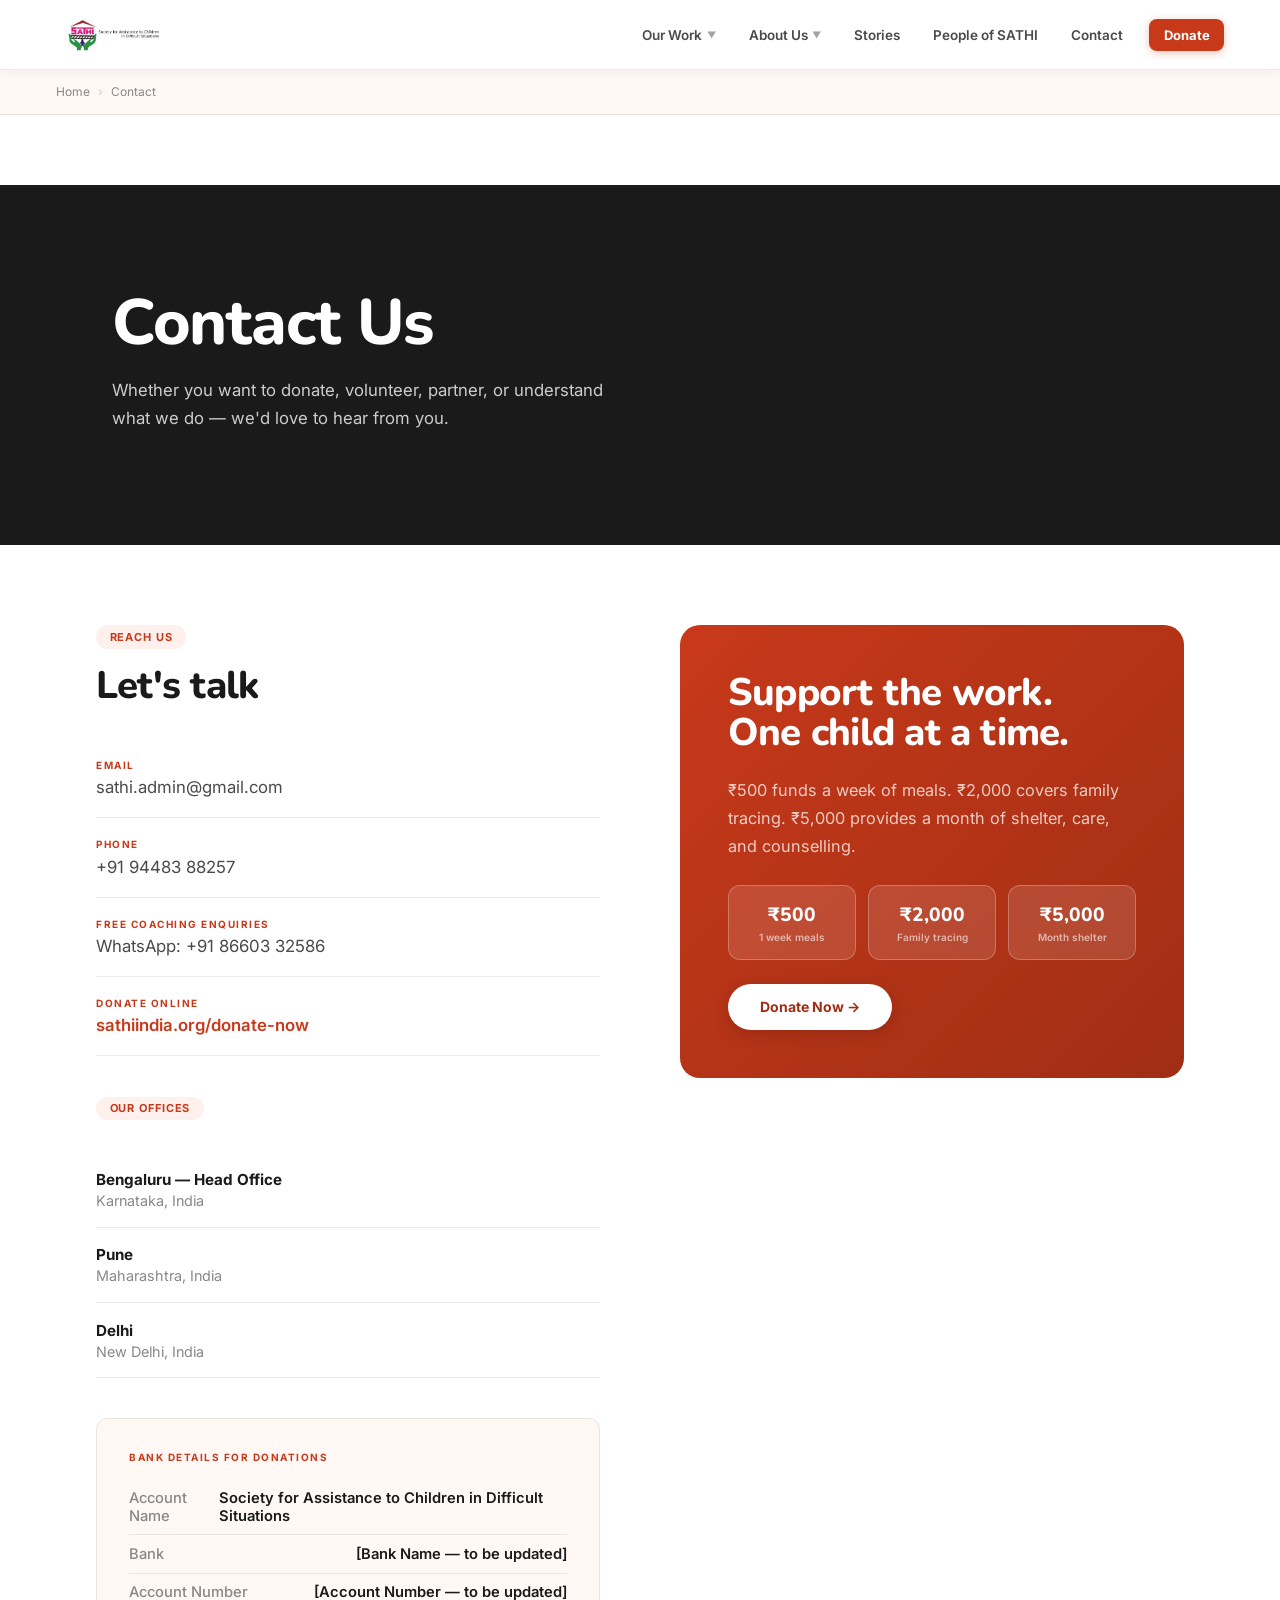
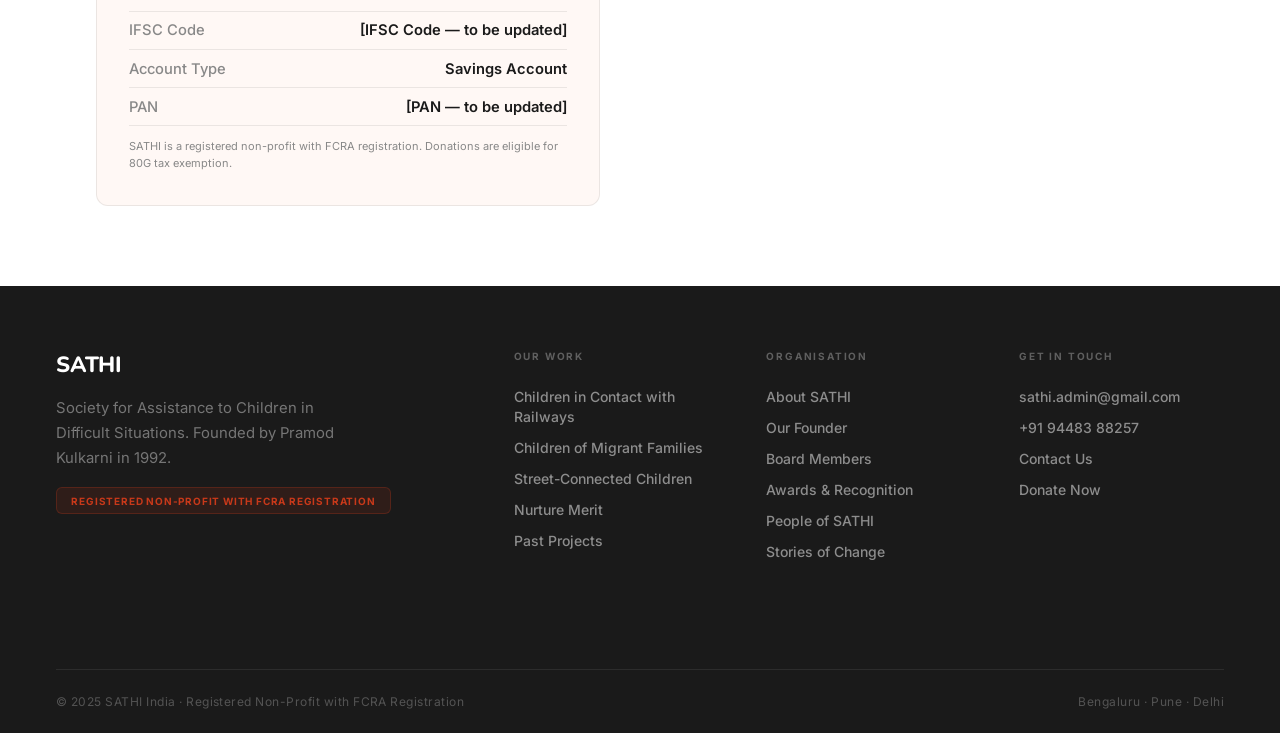
<file: contact.html>
<!DOCTYPE html>
<html lang="en"><head>
<meta charset="UTF-8"><meta name="viewport" content="width=device-width,initial-scale=1">
<title>Contact Us — SATHI</title><link href="https://fonts.googleapis.com/css2?family=Nunito:wght@400;500;600;700;800&family=Inter:wght@400;500;600&display=swap" rel="stylesheet">
<link rel="stylesheet" href="shared.css">
<style>.page-hero{margin-top:70px;}</style>
</head><body><nav>
  <a href="index.html" class="nav-logo"><img src="[data-uri]" alt="SATHI" style="height:38px;width:auto;display:block;"></a>
  <ul class="nav-links">
    <li class="nav-dropdown">
      <a href="#" class="nav-has-dropdown">Our Work <span class="nav-arrow">&#9660;</span></a>
      <div class="dropdown-menu">
        <a href="railway.html"><span class="dd-num">&#8250;</span><span class="dd-text">Children in Contact with Railways</span></a>
        <a href="migrant.html"><span class="dd-num">&#8250;</span><span class="dd-text">Children of Migrant Families</span></a>
        <a href="slum.html"><span class="dd-num">&#8250;</span><span class="dd-text">Street-Connected Children</span></a>
        <a href="nurture.html"><span class="dd-num">&#8250;</span><span class="dd-text">Nurture Merit</span></a>
        <a href="past-projects.html" style="background:#f9f9f9;"><span class="dd-num" style="color:var(--ink-muted);">&#8250;</span><span class="dd-text" style="color:var(--ink-muted);">Past Projects</span></a>
      </div>
    </li>
    <li class="nav-dropdown">
      <a href="about.html" class="nav-has-dropdown">About Us <span class="nav-arrow">&#9660;</span></a>
      <div class="dropdown-menu">
        <a href="about.html"><span class="dd-num">&#8250;</span><span class="dd-text">About SATHI</span></a>
        <a href="about.html#founder"><span class="dd-num">&#8250;</span><span class="dd-text">Our Founder</span></a>
        <a href="about.html#board"><span class="dd-num">&#8250;</span><span class="dd-text">Board Members</span></a>
        <a href="about.html#awards"><span class="dd-num">&#8250;</span><span class="dd-text">Awards &amp; Recognition</span></a>
      </div>
    </li>
    <li><a href="stories.html">Stories</a></li>
    <li><a href="people.html">People of SATHI</a></li>
    <li><a href="contact.html">Contact</a></li>
    <li><a href="https://sathiindia.org/donate-now.html" target="_blank" class="nav-donate">Donate</a></li>
  </ul>
  <button class="nav-hamburger" onclick="toggleMenu()">&#9776;</button>
</nav><div class="breadcrumb"><a href="index.html">Home</a><span class="breadcrumb-sep">&#8250;</span><span>Contact</span></div>
<section class="page-hero" style="min-height:40vh;background:var(--ink);">
  <div class="page-hero-content" style="position:relative;z-index:1;padding:3.5rem;">
    <h1>Contact Us</h1>
    <p class="page-hero-sub">Whether you want to donate, volunteer, partner, or understand what we do — we'd love to hear from you.</p>
  </div>
</section>
<div style="max-width:1200px;margin:0 auto;padding:5rem 3.5rem;display:grid;grid-template-columns:1fr 1fr;gap:5rem;align-items:start;">
  <div>
    <span class="page-section-tag">Reach Us</span>
    <h2 class="page-section-title" style="margin-bottom:2rem;">Let's talk</h2>
    <div style="padding:1.25rem 0;border-bottom:1px solid var(--border);"><div style="font-size:10px;font-weight:700;letter-spacing:.15em;text-transform:uppercase;color:var(--red);margin-bottom:.4rem;">Email</div><div style="font-size:1.05rem;color:var(--ink-mid);"><a href="mailto:sathi.admin@gmail.com" style="color:var(--ink-mid);text-decoration:none;">sathi.admin@gmail.com</a></div></div><div style="padding:1.25rem 0;border-bottom:1px solid var(--border);"><div style="font-size:10px;font-weight:700;letter-spacing:.15em;text-transform:uppercase;color:var(--red);margin-bottom:.4rem;">Phone</div><div style="font-size:1.05rem;color:var(--ink-mid);"><a href="tel:+919448388257" style="color:var(--ink-mid);text-decoration:none;">+91 94483 88257</a></div></div><div style="padding:1.25rem 0;border-bottom:1px solid var(--border);"><div style="font-size:10px;font-weight:700;letter-spacing:.15em;text-transform:uppercase;color:var(--red);margin-bottom:.4rem;">Free Coaching Enquiries</div><div style="font-size:1.05rem;color:var(--ink-mid);">WhatsApp: <a href="tel:+918660332586" style="color:var(--ink-mid);text-decoration:none;">+91 86603 32586</a></div></div><div style="padding:1.25rem 0;border-bottom:1px solid var(--border);"><div style="font-size:10px;font-weight:700;letter-spacing:.15em;text-transform:uppercase;color:var(--red);margin-bottom:.4rem;">Donate Online</div><div style="font-size:1.05rem;color:var(--ink-mid);"><a href="https://sathiindia.org/donate-now.html" target="_blank" style="color:var(--red);text-decoration:none;font-weight:600;">sathiindia.org/donate-now</a></div></div>

    <div style="margin-top:2.5rem;">
      <span class="page-section-tag">Our Offices</span>
      <div style="margin-top:1rem;">
        <div style="padding:1.1rem 0;border-bottom:1px solid var(--border);"><div style="font-weight:700;font-size:.95rem;">Bengaluru — Head Office</div><div style="font-size:.9rem;color:var(--ink-muted);margin-top:.2rem;">Karnataka, India</div></div><div style="padding:1.1rem 0;border-bottom:1px solid var(--border);"><div style="font-weight:700;font-size:.95rem;">Pune</div><div style="font-size:.9rem;color:var(--ink-muted);margin-top:.2rem;">Maharashtra, India</div></div><div style="padding:1.1rem 0;border-bottom:1px solid var(--border);"><div style="font-weight:700;font-size:.95rem;">Delhi</div><div style="font-size:.9rem;color:var(--ink-muted);margin-top:.2rem;">New Delhi, India</div></div>
      </div>
    </div>

    <div style="margin-top:2.5rem;background:var(--cream);border-radius:var(--radius);padding:2rem;border:1px solid var(--border);">
      <span style="font-size:10px;font-weight:700;letter-spacing:.15em;text-transform:uppercase;color:var(--red);display:block;margin-bottom:1rem;">Bank Details for Donations</span>
      <div style="display:flex;justify-content:space-between;padding:.6rem 0;border-bottom:1px solid var(--border);font-size:.92rem;"><span style="color:var(--ink-muted);font-weight:500;">Account Name</span><span style="color:var(--ink);font-weight:600;">Society for Assistance to Children in Difficult Situations</span></div><div style="display:flex;justify-content:space-between;padding:.6rem 0;border-bottom:1px solid var(--border);font-size:.92rem;"><span style="color:var(--ink-muted);font-weight:500;">Bank</span><span style="color:var(--ink);font-weight:600;">[Bank Name — to be updated]</span></div><div style="display:flex;justify-content:space-between;padding:.6rem 0;border-bottom:1px solid var(--border);font-size:.92rem;"><span style="color:var(--ink-muted);font-weight:500;">Account Number</span><span style="color:var(--ink);font-weight:600;">[Account Number — to be updated]</span></div><div style="display:flex;justify-content:space-between;padding:.6rem 0;border-bottom:1px solid var(--border);font-size:.92rem;"><span style="color:var(--ink-muted);font-weight:500;">IFSC Code</span><span style="color:var(--ink);font-weight:600;">[IFSC Code — to be updated]</span></div><div style="display:flex;justify-content:space-between;padding:.6rem 0;border-bottom:1px solid var(--border);font-size:.92rem;"><span style="color:var(--ink-muted);font-weight:500;">Account Type</span><span style="color:var(--ink);font-weight:600;">Savings Account</span></div><div style="display:flex;justify-content:space-between;padding:.6rem 0;border-bottom:1px solid var(--border);font-size:.92rem;"><span style="color:var(--ink-muted);font-weight:500;">PAN</span><span style="color:var(--ink);font-weight:600;">[PAN — to be updated]</span></div>
      <p style="font-size:11px;color:var(--ink-muted);margin-top:.75rem;line-height:1.55;">SATHI is a registered non-profit with FCRA registration. Donations are eligible for 80G tax exemption.</p>
    </div>
  </div>
  <div style="background:linear-gradient(135deg,var(--red) 0%,#a02e14 100%);border-radius:var(--radius-lg);padding:3rem;display:flex;flex-direction:column;gap:1.5rem;">
    <h2 style="font-family:var(--display);font-size:clamp(1.8rem,3vw,2.5rem);font-weight:800;color:white;line-height:1.05;letter-spacing:-.02em;">Support the work.<br>One child at a time.</h2>
    <p style="font-size:1.02rem;color:rgba(255,255,255,.75);line-height:1.7;">&#8377;500 funds a week of meals. &#8377;2,000 covers family tracing. &#8377;5,000 provides a month of shelter, care, and counselling.</p>
    <div style="display:grid;grid-template-columns:repeat(3,1fr);gap:.75rem;">
      <div style="background:rgba(255,255,255,.12);border:1px solid rgba(255,255,255,.25);border-radius:var(--radius);padding:1rem;text-align:center;color:white;"><span style="font-family:var(--display);font-size:1.2rem;font-weight:800;display:block;">&#8377;500</span><div style="font-size:10px;color:rgba(255,255,255,.6);margin-top:.2rem;font-weight:600;">1 week meals</div></div><div style="background:rgba(255,255,255,.12);border:1px solid rgba(255,255,255,.25);border-radius:var(--radius);padding:1rem;text-align:center;color:white;"><span style="font-family:var(--display);font-size:1.2rem;font-weight:800;display:block;">&#8377;2,000</span><div style="font-size:10px;color:rgba(255,255,255,.6);margin-top:.2rem;font-weight:600;">Family tracing</div></div><div style="background:rgba(255,255,255,.12);border:1px solid rgba(255,255,255,.25);border-radius:var(--radius);padding:1rem;text-align:center;color:white;"><span style="font-family:var(--display);font-size:1.2rem;font-weight:800;display:block;">&#8377;5,000</span><div style="font-size:10px;color:rgba(255,255,255,.6);margin-top:.2rem;font-weight:600;">Month shelter</div></div>
    </div>
    <a href="https://sathiindia.org/donate-now.html" target="_blank" class="btn-white-sm" style="align-self:flex-start;">Donate Now &rarr;</a>
  </div>
</div><footer>
  <div class="footer-brand">
    <span class="footer-brand-name">SATHI</span>
    <p class="footer-brand-desc">Society for Assistance to Children in Difficult Situations. Founded by Pramod Kulkarni in 1992.</p>
    <div style="margin-top:1rem;display:inline-block;background:rgba(200,57,26,.12);border:1px solid rgba(200,57,26,.25);color:var(--red);font-size:10px;font-weight:700;letter-spacing:.08em;text-transform:uppercase;padding:.4rem .9rem;border-radius:6px;">Registered Non-Profit with FCRA Registration</div>
  </div>
  <div class="footer-col"><span class="footer-col-title">Our Work</span><ul>
    <li><a href="railway.html">Children in Contact with Railways</a></li>
    <li><a href="migrant.html">Children of Migrant Families</a></li>
    <li><a href="slum.html">Street-Connected Children</a></li>
    <li><a href="nurture.html">Nurture Merit</a></li>
    <li><a href="past-projects.html">Past Projects</a></li>
  </ul></div>
  <div class="footer-col"><span class="footer-col-title">Organisation</span><ul>
    <li><a href="about.html">About SATHI</a></li>
    <li><a href="about.html#founder">Our Founder</a></li>
    <li><a href="about.html#board">Board Members</a></li>
    <li><a href="about.html#awards">Awards &amp; Recognition</a></li>
    <li><a href="people.html">People of SATHI</a></li>
    <li><a href="stories.html">Stories of Change</a></li>
  </ul></div>
  <div class="footer-col"><span class="footer-col-title">Get In Touch</span><ul>
    <li><a href="mailto:sathi.admin@gmail.com">sathi.admin@gmail.com</a></li>
    <li><a href="tel:+919448388257">+91 94483 88257</a></li>
    <li><a href="contact.html">Contact Us</a></li>
    <li><a href="https://sathiindia.org/donate-now.html" target="_blank">Donate Now</a></li>
  </ul></div>
  <div class="footer-bottom">
    <p>&#169; 2025 SATHI India &middot; Registered Non-Profit with FCRA Registration</p>
    <p>Bengaluru &middot; Pune &middot; Delhi</p>
  </div>
</footer><script src="shared.js"></script></body></html>
</file>
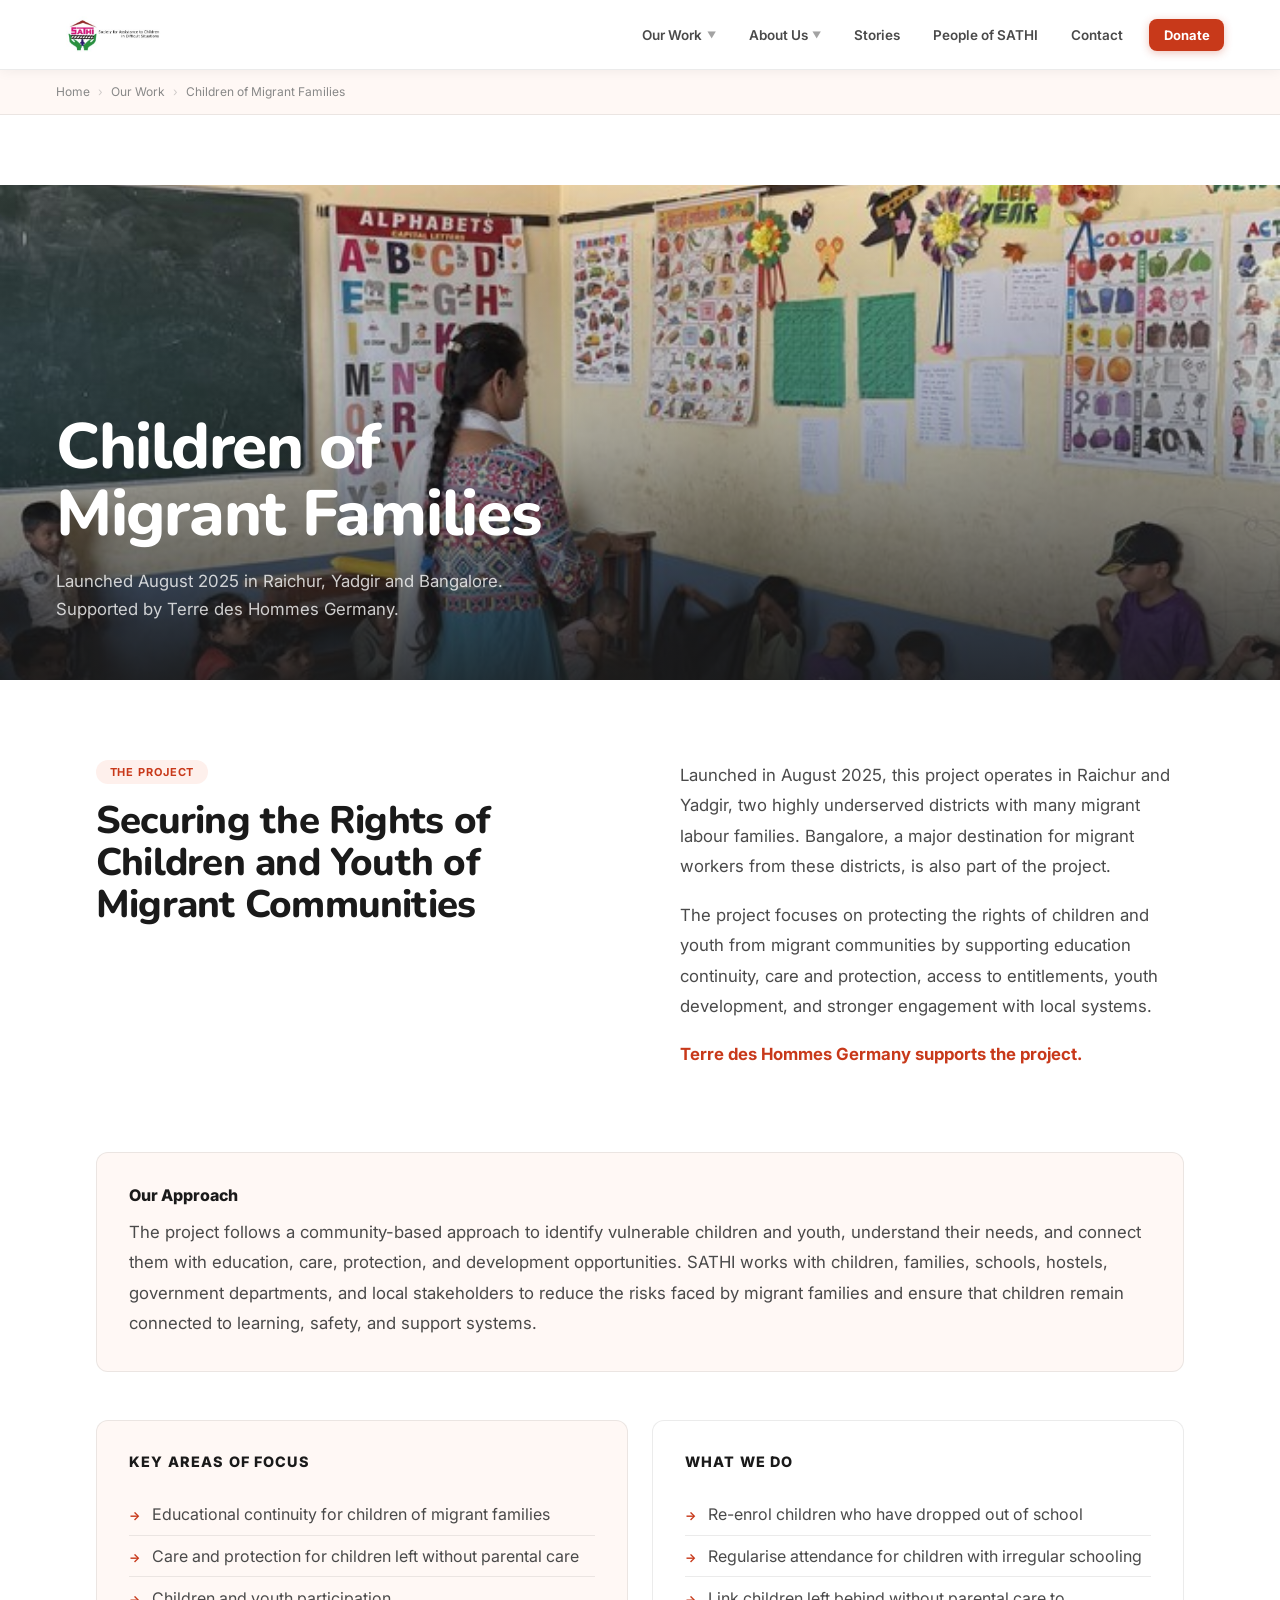
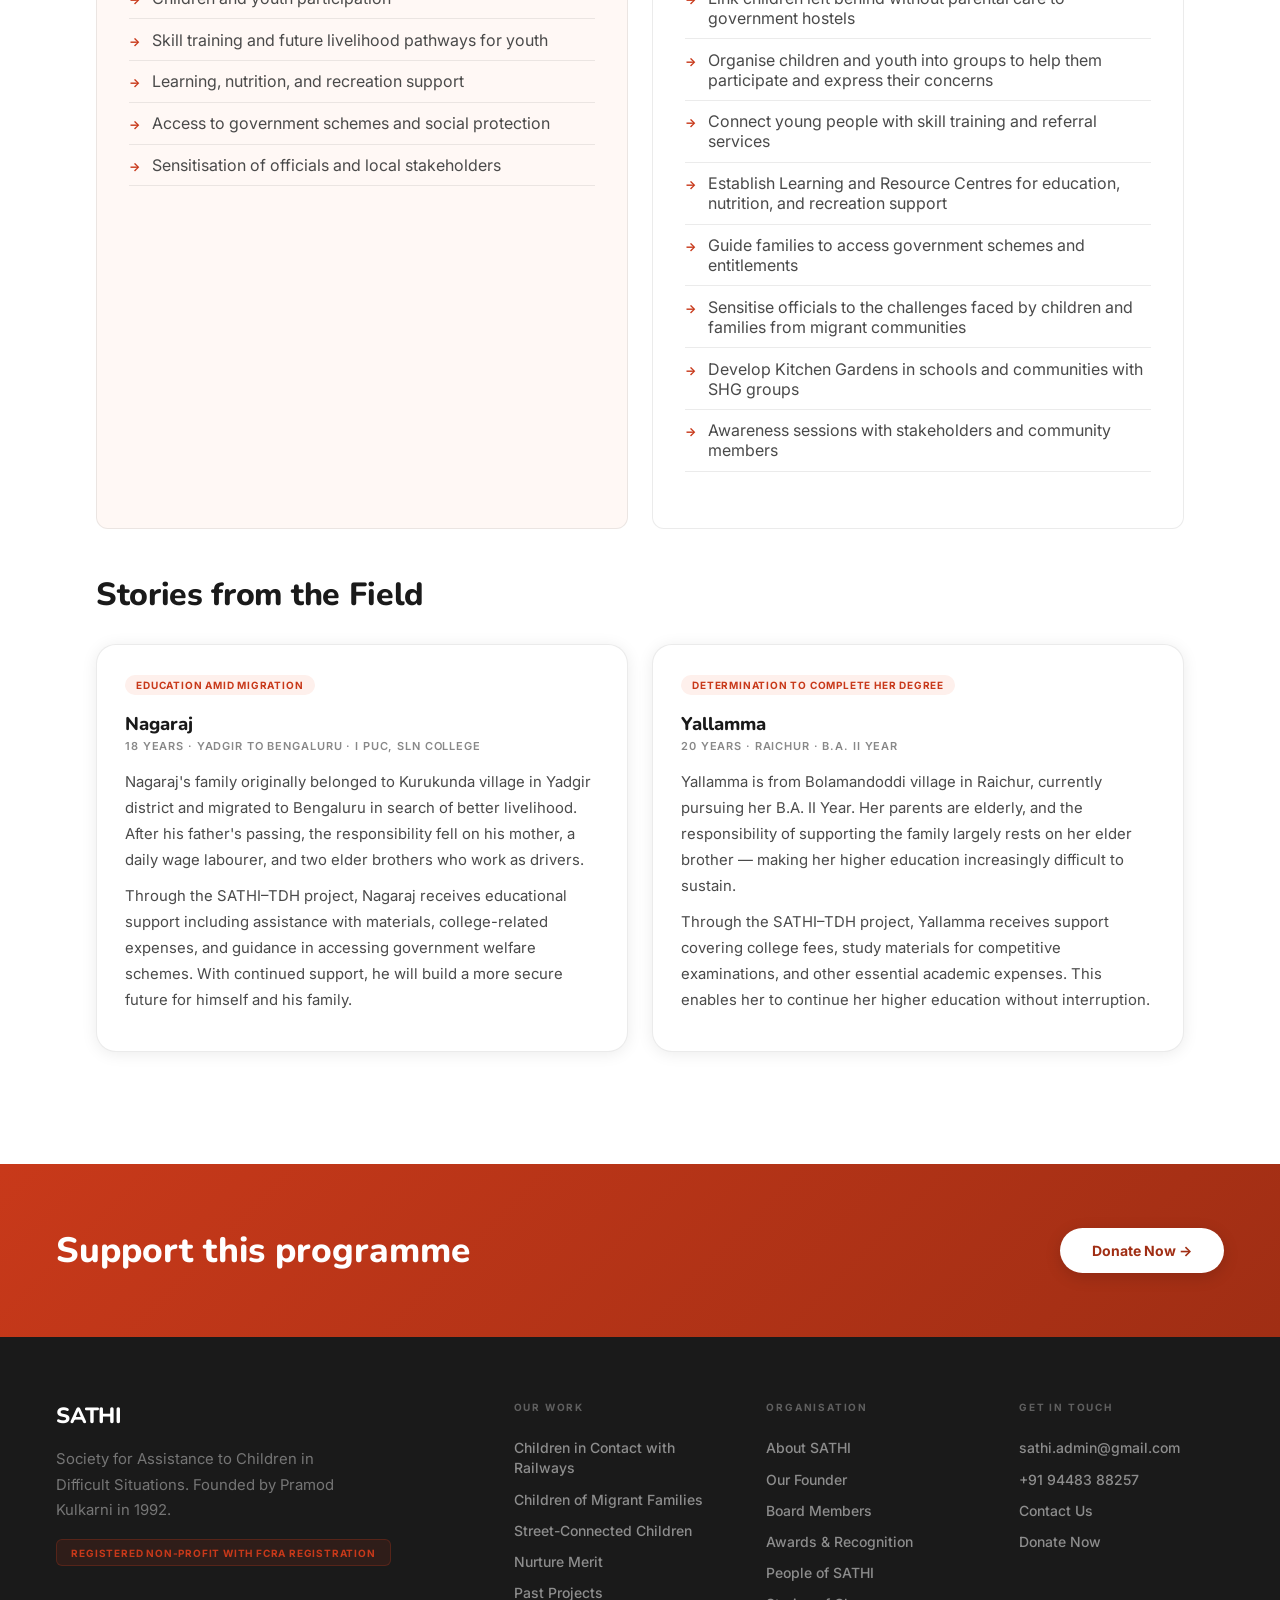
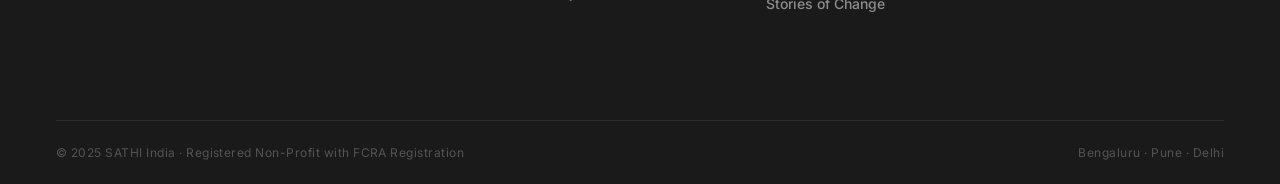
<file: migrant.html>
<!DOCTYPE html>
<html lang="en"><head>
<meta charset="UTF-8"><meta name="viewport" content="width=device-width,initial-scale=1">
<title>Children of Migrant Families — SATHI</title><link href="https://fonts.googleapis.com/css2?family=Nunito:wght@400;500;600;700;800&family=Inter:wght@400;500;600&display=swap" rel="stylesheet">
<link rel="stylesheet" href="shared.css">
<style>.page-hero{margin-top:70px;}</style>
</head><body><nav>
  <a href="index.html" class="nav-logo"><img src="[data-uri]" alt="SATHI" style="height:38px;width:auto;display:block;"></a>
  <ul class="nav-links">
    <li class="nav-dropdown">
      <a href="#" class="nav-has-dropdown">Our Work <span class="nav-arrow">&#9660;</span></a>
      <div class="dropdown-menu">
        <a href="railway.html"><span class="dd-num">&#8250;</span><span class="dd-text">Children in Contact with Railways</span></a>
        <a href="migrant.html"><span class="dd-num">&#8250;</span><span class="dd-text">Children of Migrant Families</span></a>
        <a href="slum.html"><span class="dd-num">&#8250;</span><span class="dd-text">Street-Connected Children</span></a>
        <a href="nurture.html"><span class="dd-num">&#8250;</span><span class="dd-text">Nurture Merit</span></a>
        <a href="past-projects.html" style="background:#f9f9f9;"><span class="dd-num" style="color:var(--ink-muted);">&#8250;</span><span class="dd-text" style="color:var(--ink-muted);">Past Projects</span></a>
      </div>
    </li>
    <li class="nav-dropdown">
      <a href="about.html" class="nav-has-dropdown">About Us <span class="nav-arrow">&#9660;</span></a>
      <div class="dropdown-menu">
        <a href="about.html"><span class="dd-num">&#8250;</span><span class="dd-text">About SATHI</span></a>
        <a href="about.html#founder"><span class="dd-num">&#8250;</span><span class="dd-text">Our Founder</span></a>
        <a href="about.html#board"><span class="dd-num">&#8250;</span><span class="dd-text">Board Members</span></a>
        <a href="about.html#awards"><span class="dd-num">&#8250;</span><span class="dd-text">Awards &amp; Recognition</span></a>
      </div>
    </li>
    <li><a href="stories.html">Stories</a></li>
    <li><a href="people.html">People of SATHI</a></li>
    <li><a href="contact.html">Contact</a></li>
    <li><a href="https://sathiindia.org/donate-now.html" target="_blank" class="nav-donate">Donate</a></li>
  </ul>
  <button class="nav-hamburger" onclick="toggleMenu()">&#9776;</button>
</nav><div class="breadcrumb"><a href="index.html">Home</a><span class="breadcrumb-sep">&#8250;</span><a href="index.html#programmes">Our Work</a><span class="breadcrumb-sep">&#8250;</span><span>Children of Migrant Families</span></div>
<section class="page-hero" style="min-height:55vh;">
  <div class="page-hero-bg" style="background-image:url('[data-uri]')"></div>
  <div class="page-hero-content">
    <h1>Children of<br>Migrant Families</h1>
    <p class="page-hero-sub">Launched August 2025 in Raichur, Yadgir and Bangalore. Supported by Terre des Hommes Germany.</p>
  </div>
</section>
<div class="page-content">
  <div class="page-intro-grid">
    <div><span class="page-section-tag">The Project</span><h2 class="page-section-title">Securing the Rights of Children and Youth of Migrant Communities</h2></div>
    <div>
      <p class="page-body">Launched in August 2025, this project operates in Raichur and Yadgir, two highly underserved districts with many migrant labour families. Bangalore, a major destination for migrant workers from these districts, is also part of the project.</p>
      <p class="page-body">The project focuses on protecting the rights of children and youth from migrant communities by supporting education continuity, care and protection, access to entitlements, youth development, and stronger engagement with local systems.</p>
      <p class="page-body" style="font-weight:700;color:var(--red);">Terre des Hommes Germany supports the project.</p>
    </div>
  </div>
  <div style="background:var(--cream);border-radius:var(--radius);padding:2rem;margin-bottom:3rem;border:1px solid var(--border);">
    <h3 style="font-weight:800;font-size:1rem;margin-bottom:.75rem;">Our Approach</h3>
    <p class="page-body" style="margin:0;">The project follows a community-based approach to identify vulnerable children and youth, understand their needs, and connect them with education, care, protection, and development opportunities. SATHI works with children, families, schools, hostels, government departments, and local stakeholders to reduce the risks faced by migrant families and ensure that children remain connected to learning, safety, and support systems.</p>
  </div>
  <div style="display:grid;grid-template-columns:1fr 1fr;gap:1.5rem;margin-bottom:3rem;">
<div style="background:var(--cream);border-radius:var(--radius);padding:2rem;border:1px solid var(--border);">
  <h3 style="font-weight:800;font-size:.9rem;text-transform:uppercase;letter-spacing:.08em;margin-bottom:1.5rem;">Key Areas of Focus</h3><ul class="key-areas"><li>Educational continuity for children of migrant families</li><li>Care and protection for children left without parental care</li><li>Children and youth participation</li><li>Skill training and future livelihood pathways for youth</li><li>Learning, nutrition, and recreation support</li><li>Access to government schemes and social protection</li><li>Sensitisation of officials and local stakeholders</li></ul></div>
<div style="background:white;border-radius:var(--radius);padding:2rem;border:1px solid var(--border);">
  <h3 style="font-weight:800;font-size:.9rem;text-transform:uppercase;letter-spacing:.08em;margin-bottom:1.5rem;">What We Do</h3><ul class="key-areas"><li>Re-enrol children who have dropped out of school</li><li>Regularise attendance for children with irregular schooling</li><li>Link children left behind without parental care to government hostels</li><li>Organise children and youth into groups to help them participate and express their concerns</li><li>Connect young people with skill training and referral services</li><li>Establish Learning and Resource Centres for education, nutrition, and recreation support</li><li>Guide families to access government schemes and entitlements</li><li>Sensitise officials to the challenges faced by children and families from migrant communities</li><li>Develop Kitchen Gardens in schools and communities with SHG groups</li><li>Awareness sessions with stakeholders and community members</li></ul></div>
</div>
  <h2 class="steps-title">Stories from the Field</h2>
  <div style="display:grid;grid-template-columns:1fr 1fr;gap:1.5rem;margin-bottom:2rem;">
    <div style="background:white;border-radius:var(--radius-lg);padding:1.75rem;box-shadow:var(--shadow);border:1px solid var(--border);">
<span style="display:inline-block;background:var(--red-light);color:var(--red);font-size:10px;font-weight:700;letter-spacing:.08em;text-transform:uppercase;padding:.25rem .7rem;border-radius:100px;margin-bottom:1rem;">Education Amid Migration</span>
<div style="font-family:var(--display);font-size:1.15rem;font-weight:800;margin-bottom:.2rem;">Nagaraj</div>
<div style="font-size:11px;color:var(--ink-muted);text-transform:uppercase;letter-spacing:.08em;margin-bottom:1rem;font-weight:600;">18 years &middot; Yadgir to Bengaluru &middot; I PUC, SLN College</div><p style="font-size:.93rem;color:var(--ink-mid);line-height:1.75;margin-bottom:.6rem;">Nagaraj's family originally belonged to Kurukunda village in Yadgir district and migrated to Bengaluru in search of better livelihood. After his father's passing, the responsibility fell on his mother, a daily wage labourer, and two elder brothers who work as drivers.</p><p style="font-size:.93rem;color:var(--ink-mid);line-height:1.75;margin-bottom:.6rem;">Through the SATHI–TDH project, Nagaraj receives educational support including assistance with materials, college-related expenses, and guidance in accessing government welfare schemes. With continued support, he will build a more secure future for himself and his family.</p></div>
    <div style="background:white;border-radius:var(--radius-lg);padding:1.75rem;box-shadow:var(--shadow);border:1px solid var(--border);">
<span style="display:inline-block;background:var(--red-light);color:var(--red);font-size:10px;font-weight:700;letter-spacing:.08em;text-transform:uppercase;padding:.25rem .7rem;border-radius:100px;margin-bottom:1rem;">Determination to Complete Her Degree</span>
<div style="font-family:var(--display);font-size:1.15rem;font-weight:800;margin-bottom:.2rem;">Yallamma</div>
<div style="font-size:11px;color:var(--ink-muted);text-transform:uppercase;letter-spacing:.08em;margin-bottom:1rem;font-weight:600;">20 years &middot; Raichur &middot; B.A. II Year</div><p style="font-size:.93rem;color:var(--ink-mid);line-height:1.75;margin-bottom:.6rem;">Yallamma is from Bolamandoddi village in Raichur, currently pursuing her B.A. II Year. Her parents are elderly, and the responsibility of supporting the family largely rests on her elder brother — making her higher education increasingly difficult to sustain.</p><p style="font-size:.93rem;color:var(--ink-mid);line-height:1.75;margin-bottom:.6rem;">Through the SATHI–TDH project, Yallamma receives support covering college fees, study materials for competitive examinations, and other essential academic expenses. This enables her to continue her higher education without interruption.</p></div>
  </div>
</div>
<div class="inner-cta"><h2>Support this programme</h2><a href="https://sathiindia.org/donate-now.html" target="_blank" class="btn-white-sm">Donate Now &rarr;</a></div><footer>
  <div class="footer-brand">
    <span class="footer-brand-name">SATHI</span>
    <p class="footer-brand-desc">Society for Assistance to Children in Difficult Situations. Founded by Pramod Kulkarni in 1992.</p>
    <div style="margin-top:1rem;display:inline-block;background:rgba(200,57,26,.12);border:1px solid rgba(200,57,26,.25);color:var(--red);font-size:10px;font-weight:700;letter-spacing:.08em;text-transform:uppercase;padding:.4rem .9rem;border-radius:6px;">Registered Non-Profit with FCRA Registration</div>
  </div>
  <div class="footer-col"><span class="footer-col-title">Our Work</span><ul>
    <li><a href="railway.html">Children in Contact with Railways</a></li>
    <li><a href="migrant.html">Children of Migrant Families</a></li>
    <li><a href="slum.html">Street-Connected Children</a></li>
    <li><a href="nurture.html">Nurture Merit</a></li>
    <li><a href="past-projects.html">Past Projects</a></li>
  </ul></div>
  <div class="footer-col"><span class="footer-col-title">Organisation</span><ul>
    <li><a href="about.html">About SATHI</a></li>
    <li><a href="about.html#founder">Our Founder</a></li>
    <li><a href="about.html#board">Board Members</a></li>
    <li><a href="about.html#awards">Awards &amp; Recognition</a></li>
    <li><a href="people.html">People of SATHI</a></li>
    <li><a href="stories.html">Stories of Change</a></li>
  </ul></div>
  <div class="footer-col"><span class="footer-col-title">Get In Touch</span><ul>
    <li><a href="mailto:sathi.admin@gmail.com">sathi.admin@gmail.com</a></li>
    <li><a href="tel:+919448388257">+91 94483 88257</a></li>
    <li><a href="contact.html">Contact Us</a></li>
    <li><a href="https://sathiindia.org/donate-now.html" target="_blank">Donate Now</a></li>
  </ul></div>
  <div class="footer-bottom">
    <p>&#169; 2025 SATHI India &middot; Registered Non-Profit with FCRA Registration</p>
    <p>Bengaluru &middot; Pune &middot; Delhi</p>
  </div>
</footer><script src="shared.js"></script></body></html>
</file>
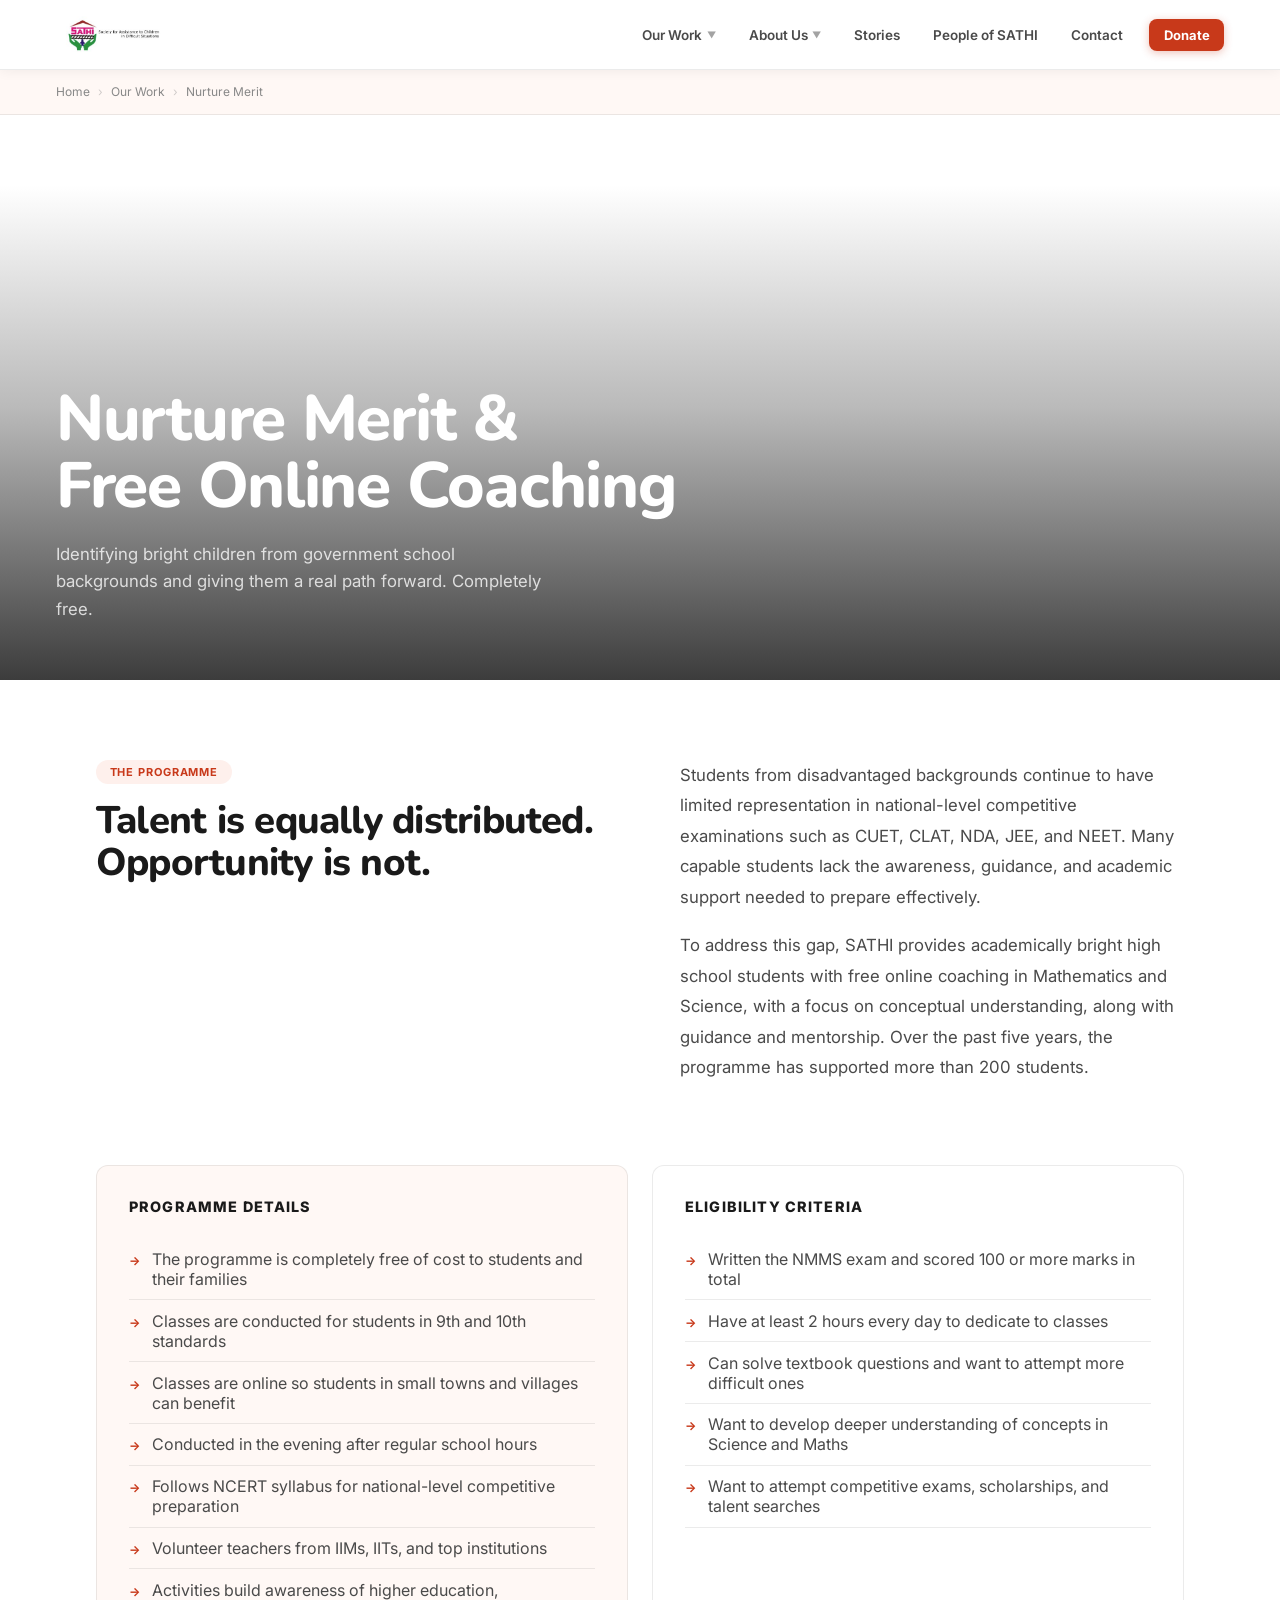
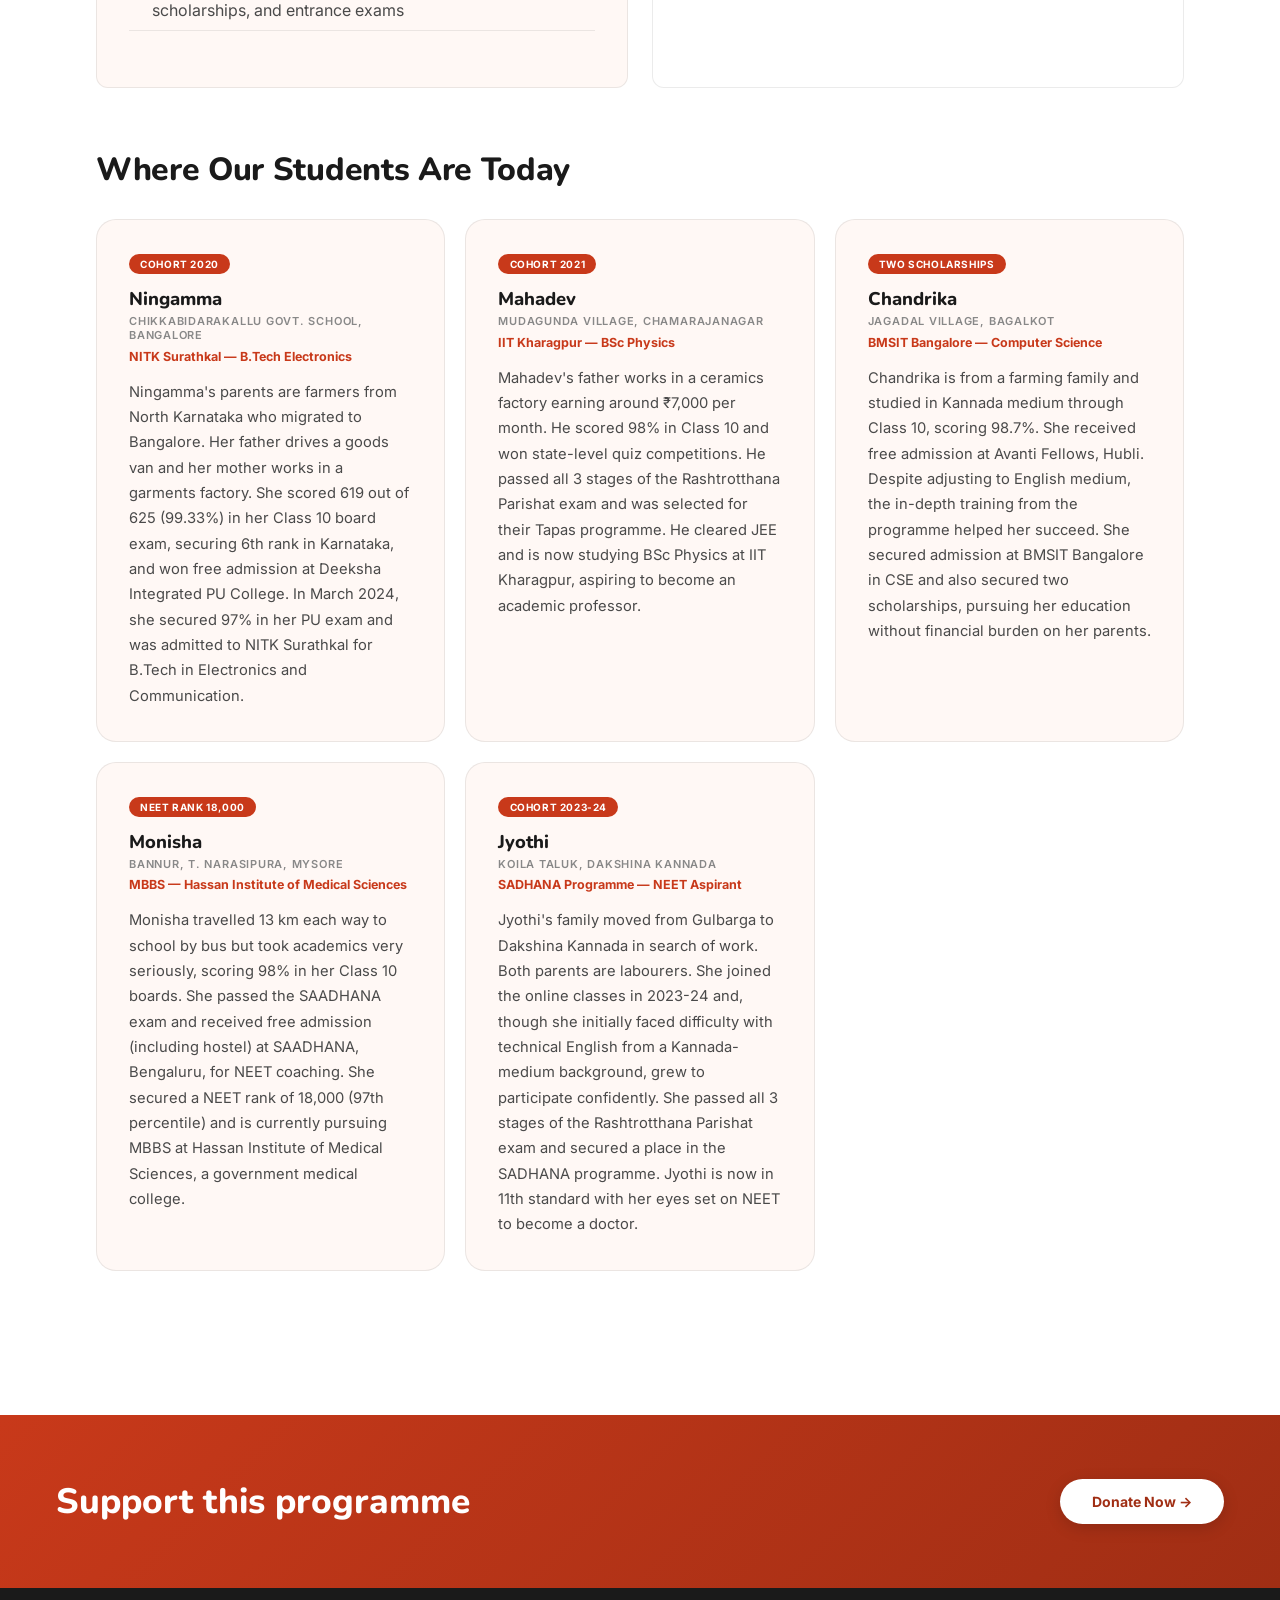
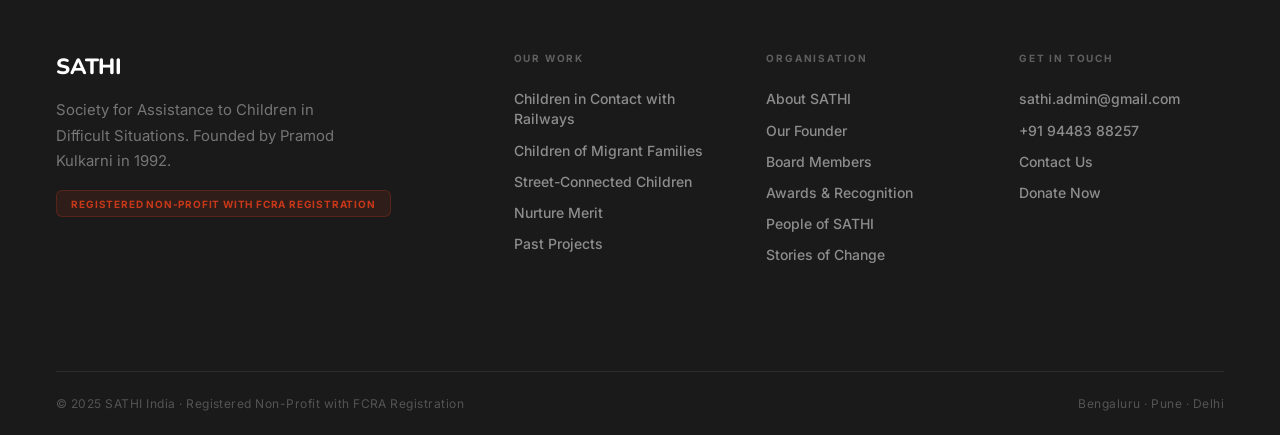
<file: nurture.html>
<!DOCTYPE html>
<html lang="en"><head>
<meta charset="UTF-8"><meta name="viewport" content="width=device-width,initial-scale=1">
<title>Nurture Merit — SATHI</title><link href="https://fonts.googleapis.com/css2?family=Nunito:wght@400;500;600;700;800&family=Inter:wght@400;500;600&display=swap" rel="stylesheet">
<link rel="stylesheet" href="shared.css">
<style>.page-hero{margin-top:70px;}</style>
</head><body><nav>
  <a href="index.html" class="nav-logo"><img src="[data-uri]" alt="SATHI" style="height:38px;width:auto;display:block;"></a>
  <ul class="nav-links">
    <li class="nav-dropdown">
      <a href="#" class="nav-has-dropdown">Our Work <span class="nav-arrow">&#9660;</span></a>
      <div class="dropdown-menu">
        <a href="railway.html"><span class="dd-num">&#8250;</span><span class="dd-text">Children in Contact with Railways</span></a>
        <a href="migrant.html"><span class="dd-num">&#8250;</span><span class="dd-text">Children of Migrant Families</span></a>
        <a href="slum.html"><span class="dd-num">&#8250;</span><span class="dd-text">Street-Connected Children</span></a>
        <a href="nurture.html"><span class="dd-num">&#8250;</span><span class="dd-text">Nurture Merit</span></a>
        <a href="past-projects.html" style="background:#f9f9f9;"><span class="dd-num" style="color:var(--ink-muted);">&#8250;</span><span class="dd-text" style="color:var(--ink-muted);">Past Projects</span></a>
      </div>
    </li>
    <li class="nav-dropdown">
      <a href="about.html" class="nav-has-dropdown">About Us <span class="nav-arrow">&#9660;</span></a>
      <div class="dropdown-menu">
        <a href="about.html"><span class="dd-num">&#8250;</span><span class="dd-text">About SATHI</span></a>
        <a href="about.html#founder"><span class="dd-num">&#8250;</span><span class="dd-text">Our Founder</span></a>
        <a href="about.html#board"><span class="dd-num">&#8250;</span><span class="dd-text">Board Members</span></a>
        <a href="about.html#awards"><span class="dd-num">&#8250;</span><span class="dd-text">Awards &amp; Recognition</span></a>
        <a href="about.html#annual-reports"><span class="dd-num">&#8250;</span><span class="dd-text">Annual Reports</span></a>
      </div>
    </li>
    <li><a href="stories.html">Stories</a></li>
    <li><a href="people.html">People of SATHI</a></li>
    <li><a href="contact.html">Contact</a></li>
    <li><a href="https://sathiindia.org/donate-now.html" target="_blank" class="nav-donate">Donate</a></li>
  </ul>
  <button class="nav-hamburger" onclick="toggleMenu()">&#9776;</button>
</nav><div class="breadcrumb"><a href="index.html">Home</a><span class="breadcrumb-sep">&#8250;</span><a href="index.html#programmes">Our Work</a><span class="breadcrumb-sep">&#8250;</span><span>Nurture Merit</span></div>
<section class="page-hero" style="min-height:55vh;">
  <div class="page-hero-bg" style="background-image:url('https://sathiindia.org/images/slides/Could-a-camp-change-the-future-of-Sanjay.jpg')"></div>
  <div class="page-hero-content">
    <h1>Nurture Merit &amp;<br>Free Online Coaching</h1>
    <p class="page-hero-sub">Identifying bright children from government school backgrounds and giving them a real path forward. Completely free.</p>
  </div>
</section>
<div class="page-content">
  <div class="page-intro-grid">
    <div><span class="page-section-tag">The Programme</span><h2 class="page-section-title">Talent is equally distributed. Opportunity is not.</h2></div>
    <div>
      <p class="page-body">Students from disadvantaged backgrounds continue to have limited representation in national-level competitive examinations such as CUET, CLAT, NDA, JEE, and NEET. Many capable students lack the awareness, guidance, and academic support needed to prepare effectively.</p>
      <p class="page-body">To address this gap, SATHI provides academically bright high school students with free online coaching in Mathematics and Science, with a focus on conceptual understanding, along with guidance and mentorship. Over the past five years, the programme has supported more than 200 students.</p>
    </div>
  </div>
  <div style="display:grid;grid-template-columns:1fr 1fr;gap:1.5rem;margin-bottom:4rem;">
    <div style="background:var(--cream);border-radius:var(--radius);padding:2rem;border:1px solid var(--border);">
      <h3 style="font-weight:800;font-size:.9rem;text-transform:uppercase;letter-spacing:.08em;margin-bottom:1.5rem;">Programme Details</h3>
      <ul class="key-areas"><li>The programme is completely free of cost to students and their families</li><li>Classes are conducted for students in 9th and 10th standards</li><li>Classes are online so students in small towns and villages can benefit</li><li>Conducted in the evening after regular school hours</li><li>Follows NCERT syllabus for national-level competitive preparation</li><li>Volunteer teachers from IIMs, IITs, and top institutions</li><li>Activities build awareness of higher education, scholarships, and entrance exams</li></ul>
    </div>
    <div style="background:white;border-radius:var(--radius);padding:2rem;border:1px solid var(--border);">
      <h3 style="font-weight:800;font-size:.9rem;text-transform:uppercase;letter-spacing:.08em;margin-bottom:1.5rem;">Eligibility Criteria</h3>
      <ul class="key-areas"><li>Written the NMMS exam and scored 100 or more marks in total</li><li>Have at least 2 hours every day to dedicate to classes</li><li>Can solve textbook questions and want to attempt more difficult ones</li><li>Want to develop deeper understanding of concepts in Science and Maths</li><li>Want to attempt competitive exams, scholarships, and talent searches</li></ul>
    </div>
  </div>
  <h2 class="steps-title">Where Our Students Are Today</h2>
  <div style="display:grid;grid-template-columns:repeat(3,1fr);gap:1.25rem;margin-bottom:4rem;"><div style="background:var(--cream);border-radius:var(--radius-lg);padding:2rem;border:1px solid var(--border);">
<span style="display:inline-block;background:var(--red);color:white;font-size:10px;font-weight:700;letter-spacing:.06em;text-transform:uppercase;padding:.25rem .7rem;border-radius:100px;margin-bottom:.75rem;">Cohort 2020</span>
<div style="font-family:var(--display);font-size:1.15rem;font-weight:800;margin-bottom:.2rem;">Ningamma</div>
<div style="font-size:11px;color:var(--ink-muted);font-weight:600;margin-bottom:.4rem;text-transform:uppercase;letter-spacing:.07em;">Chikkabidarakallu Govt. School, Bangalore</div>
<div style="font-size:12.5px;font-weight:700;color:var(--red);margin-bottom:1rem;">NITK Surathkal — B.Tech Electronics</div>
<p style="font-size:.92rem;color:var(--ink-mid);line-height:1.72;">Ningamma's parents are farmers from North Karnataka who migrated to Bangalore. Her father drives a goods van and her mother works in a garments factory. She scored 619 out of 625 (99.33%) in her Class 10 board exam, securing 6th rank in Karnataka, and won free admission at Deeksha Integrated PU College. In March 2024, she secured 97% in her PU exam and was admitted to NITK Surathkal for B.Tech in Electronics and Communication.</p>
</div><div style="background:var(--cream);border-radius:var(--radius-lg);padding:2rem;border:1px solid var(--border);">
<span style="display:inline-block;background:var(--red);color:white;font-size:10px;font-weight:700;letter-spacing:.06em;text-transform:uppercase;padding:.25rem .7rem;border-radius:100px;margin-bottom:.75rem;">Cohort 2021</span>
<div style="font-family:var(--display);font-size:1.15rem;font-weight:800;margin-bottom:.2rem;">Mahadev</div>
<div style="font-size:11px;color:var(--ink-muted);font-weight:600;margin-bottom:.4rem;text-transform:uppercase;letter-spacing:.07em;">Mudagunda Village, Chamarajanagar</div>
<div style="font-size:12.5px;font-weight:700;color:var(--red);margin-bottom:1rem;">IIT Kharagpur — BSc Physics</div>
<p style="font-size:.92rem;color:var(--ink-mid);line-height:1.72;">Mahadev's father works in a ceramics factory earning around ₹7,000 per month. He scored 98% in Class 10 and won state-level quiz competitions. He passed all 3 stages of the Rashtrotthana Parishat exam and was selected for their Tapas programme. He cleared JEE and is now studying BSc Physics at IIT Kharagpur, aspiring to become an academic professor.</p>
</div><div style="background:var(--cream);border-radius:var(--radius-lg);padding:2rem;border:1px solid var(--border);">
<span style="display:inline-block;background:var(--red);color:white;font-size:10px;font-weight:700;letter-spacing:.06em;text-transform:uppercase;padding:.25rem .7rem;border-radius:100px;margin-bottom:.75rem;">Two Scholarships</span>
<div style="font-family:var(--display);font-size:1.15rem;font-weight:800;margin-bottom:.2rem;">Chandrika</div>
<div style="font-size:11px;color:var(--ink-muted);font-weight:600;margin-bottom:.4rem;text-transform:uppercase;letter-spacing:.07em;">Jagadal Village, Bagalkot</div>
<div style="font-size:12.5px;font-weight:700;color:var(--red);margin-bottom:1rem;">BMSIT Bangalore — Computer Science</div>
<p style="font-size:.92rem;color:var(--ink-mid);line-height:1.72;">Chandrika is from a farming family and studied in Kannada medium through Class 10, scoring 98.7%. She received free admission at Avanti Fellows, Hubli. Despite adjusting to English medium, the in-depth training from the programme helped her succeed. She secured admission at BMSIT Bangalore in CSE and also secured two scholarships, pursuing her education without financial burden on her parents.</p>
</div><div style="background:var(--cream);border-radius:var(--radius-lg);padding:2rem;border:1px solid var(--border);">
<span style="display:inline-block;background:var(--red);color:white;font-size:10px;font-weight:700;letter-spacing:.06em;text-transform:uppercase;padding:.25rem .7rem;border-radius:100px;margin-bottom:.75rem;">NEET Rank 18,000</span>
<div style="font-family:var(--display);font-size:1.15rem;font-weight:800;margin-bottom:.2rem;">Monisha</div>
<div style="font-size:11px;color:var(--ink-muted);font-weight:600;margin-bottom:.4rem;text-transform:uppercase;letter-spacing:.07em;">Bannur, T. Narasipura, Mysore</div>
<div style="font-size:12.5px;font-weight:700;color:var(--red);margin-bottom:1rem;">MBBS — Hassan Institute of Medical Sciences</div>
<p style="font-size:.92rem;color:var(--ink-mid);line-height:1.72;">Monisha travelled 13 km each way to school by bus but took academics very seriously, scoring 98% in her Class 10 boards. She passed the SAADHANA exam and received free admission (including hostel) at SAADHANA, Bengaluru, for NEET coaching. She secured a NEET rank of 18,000 (97th percentile) and is currently pursuing MBBS at Hassan Institute of Medical Sciences, a government medical college.</p>
</div><div style="background:var(--cream);border-radius:var(--radius-lg);padding:2rem;border:1px solid var(--border);">
<span style="display:inline-block;background:var(--red);color:white;font-size:10px;font-weight:700;letter-spacing:.06em;text-transform:uppercase;padding:.25rem .7rem;border-radius:100px;margin-bottom:.75rem;">Cohort 2023-24</span>
<div style="font-family:var(--display);font-size:1.15rem;font-weight:800;margin-bottom:.2rem;">Jyothi</div>
<div style="font-size:11px;color:var(--ink-muted);font-weight:600;margin-bottom:.4rem;text-transform:uppercase;letter-spacing:.07em;">Koila Taluk, Dakshina Kannada</div>
<div style="font-size:12.5px;font-weight:700;color:var(--red);margin-bottom:1rem;">SADHANA Programme — NEET Aspirant</div>
<p style="font-size:.92rem;color:var(--ink-mid);line-height:1.72;">Jyothi's family moved from Gulbarga to Dakshina Kannada in search of work. Both parents are labourers. She joined the online classes in 2023-24 and, though she initially faced difficulty with technical English from a Kannada-medium background, grew to participate confidently. She passed all 3 stages of the Rashtrotthana Parishat exam and secured a place in the SADHANA programme. Jyothi is now in 11th standard with her eyes set on NEET to become a doctor.</p>
</div></div>
</div>
<div class="inner-cta"><h2>Support this programme</h2><a href="https://sathiindia.org/donate-now.html" target="_blank" class="btn-white-sm">Donate Now &rarr;</a></div><footer>
  <div class="footer-brand">
    <span class="footer-brand-name">SATHI</span>
    <p class="footer-brand-desc">Society for Assistance to Children in Difficult Situations. Founded by Pramod Kulkarni in 1992.</p>
    <div style="margin-top:1rem;display:inline-block;background:rgba(200,57,26,.12);border:1px solid rgba(200,57,26,.25);color:var(--red);font-size:10px;font-weight:700;letter-spacing:.08em;text-transform:uppercase;padding:.4rem .9rem;border-radius:6px;">Registered Non-Profit with FCRA Registration</div>
  </div>
  <div class="footer-col"><span class="footer-col-title">Our Work</span><ul>
    <li><a href="railway.html">Children in Contact with Railways</a></li>
    <li><a href="migrant.html">Children of Migrant Families</a></li>
    <li><a href="slum.html">Street-Connected Children</a></li>
    <li><a href="nurture.html">Nurture Merit</a></li>
    <li><a href="past-projects.html">Past Projects</a></li>
  </ul></div>
  <div class="footer-col"><span class="footer-col-title">Organisation</span><ul>
    <li><a href="about.html">About SATHI</a></li>
    <li><a href="about.html#founder">Our Founder</a></li>
    <li><a href="about.html#board">Board Members</a></li>
    <li><a href="about.html#awards">Awards &amp; Recognition</a></li>
    <li><a href="people.html">People of SATHI</a></li>
    <li><a href="stories.html">Stories of Change</a></li>
  </ul></div>
  <div class="footer-col"><span class="footer-col-title">Get In Touch</span><ul>
    <li><a href="mailto:sathi.admin@gmail.com">sathi.admin@gmail.com</a></li>
    <li><a href="tel:+919448388257">+91 94483 88257</a></li>
    <li><a href="contact.html">Contact Us</a></li>
    <li><a href="https://sathiindia.org/donate-now.html" target="_blank">Donate Now</a></li>
  </ul></div>
  <div class="footer-bottom">
    <p>&#169; 2025 SATHI India &middot; Registered Non-Profit with FCRA Registration</p>
    <p>Bengaluru &middot; Pune &middot; Delhi</p>
  </div>
</footer><script src="shared.js"></script></body></html>
</file>
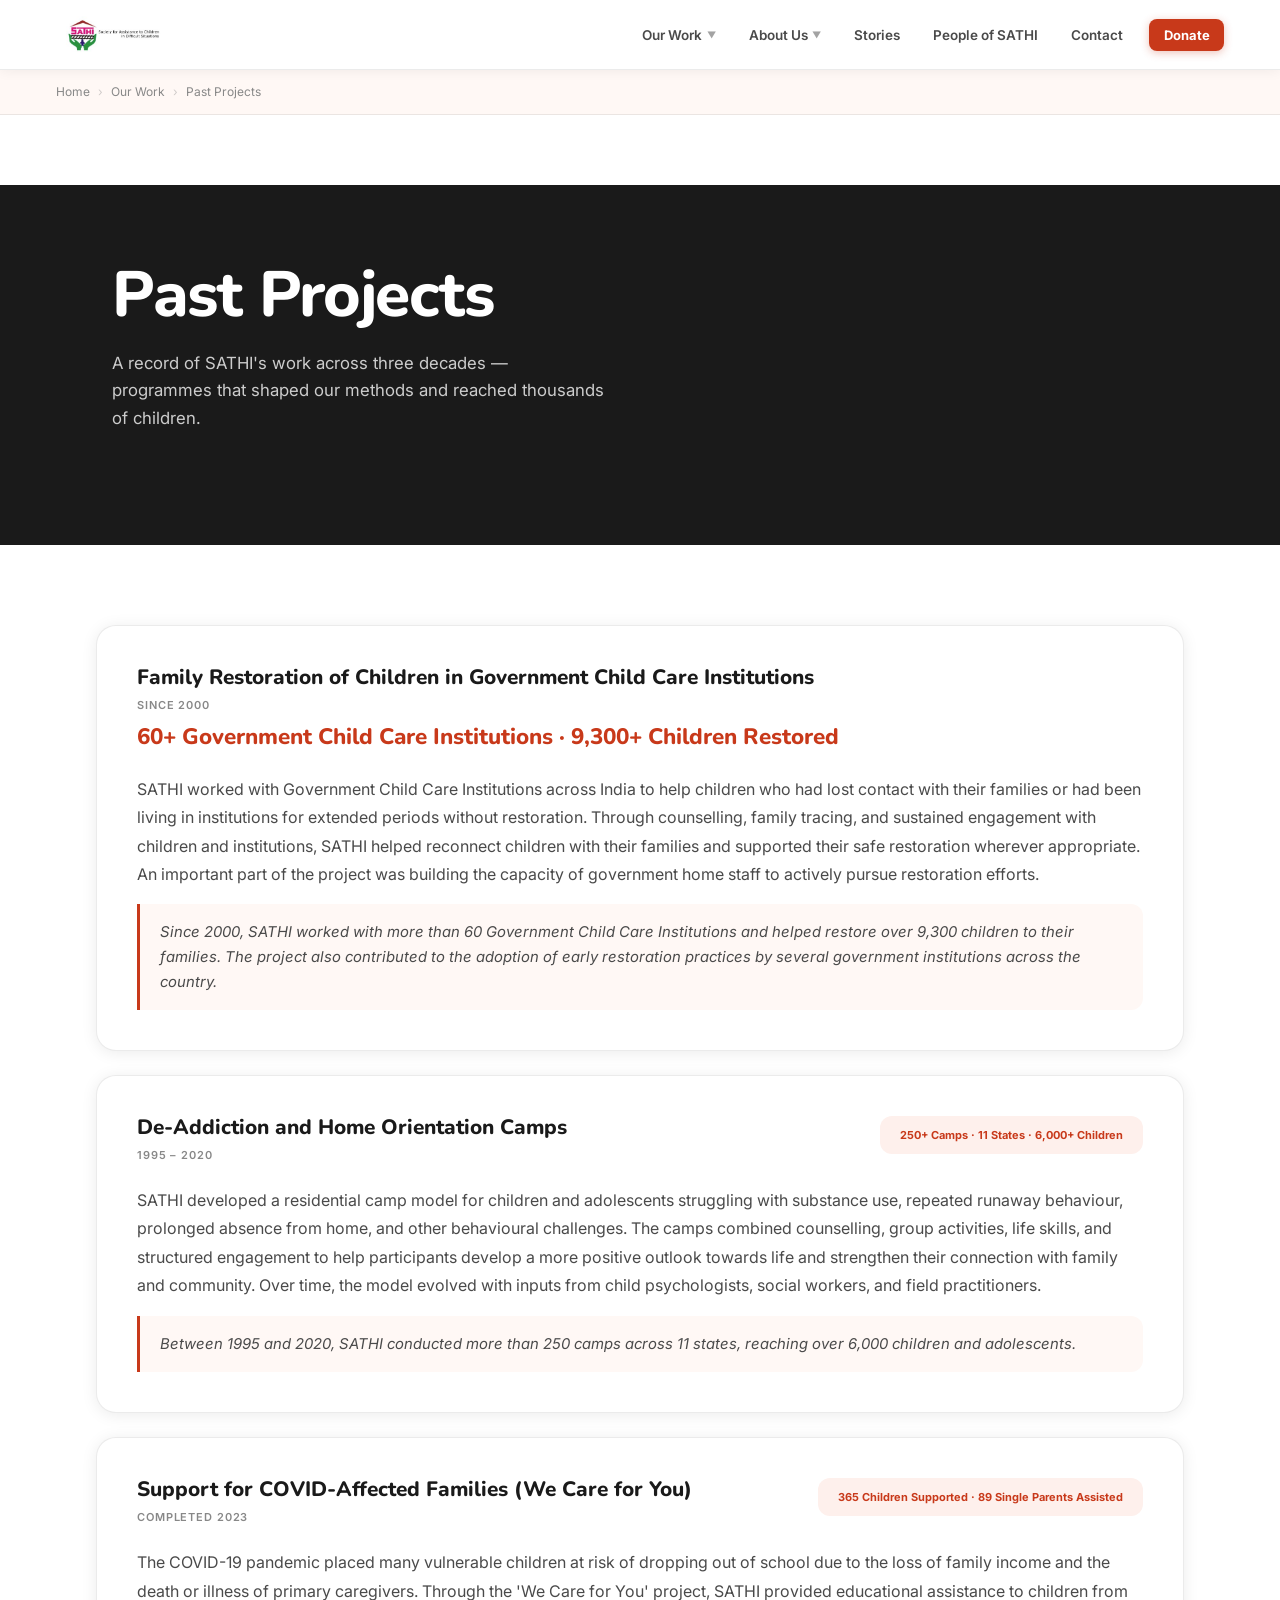
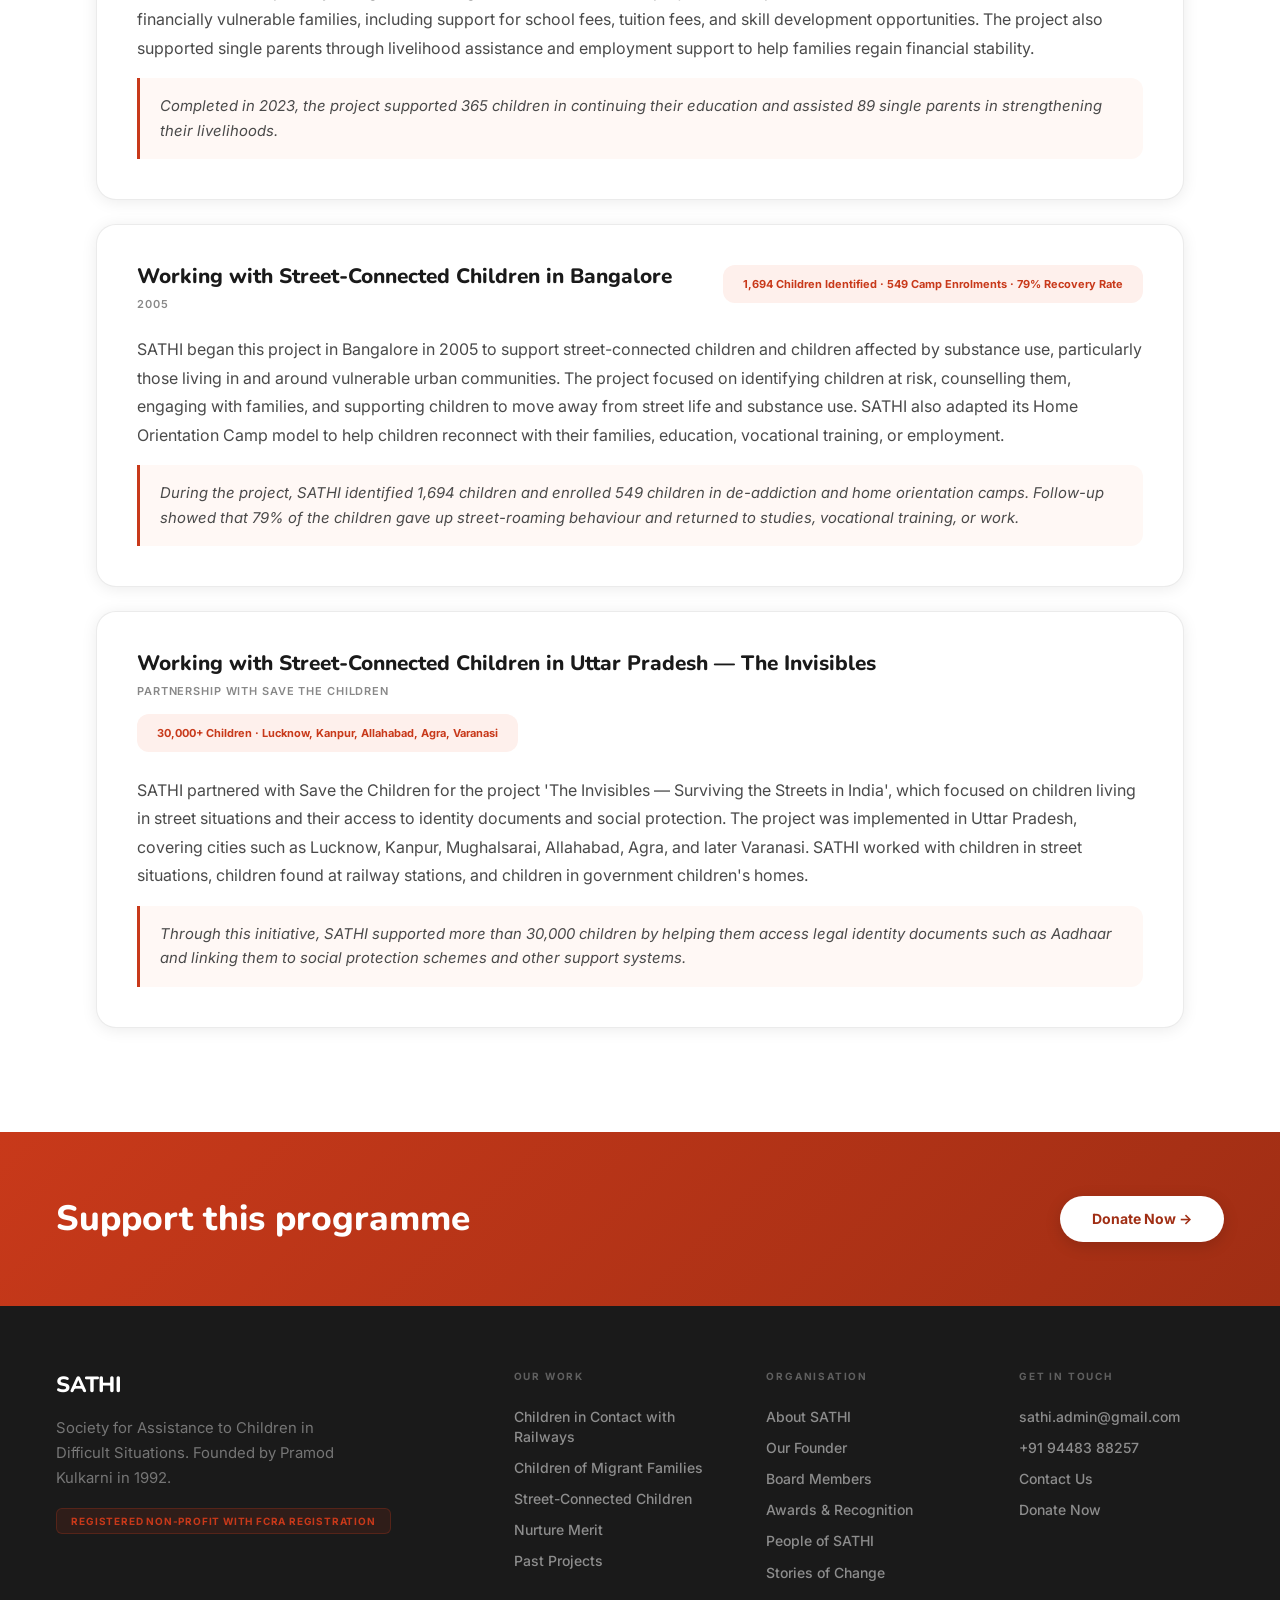
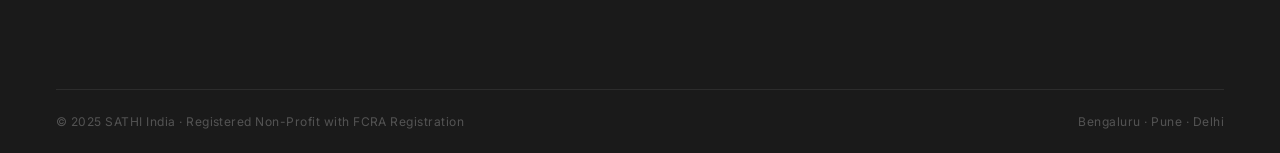
<file: past-projects.html>
<!DOCTYPE html>
<html lang="en"><head>
<meta charset="UTF-8"><meta name="viewport" content="width=device-width,initial-scale=1">
<title>Past Projects — SATHI</title><link href="https://fonts.googleapis.com/css2?family=Nunito:wght@400;500;600;700;800&family=Inter:wght@400;500;600&display=swap" rel="stylesheet">
<link rel="stylesheet" href="shared.css">
<style>.page-hero{margin-top:70px;}</style>
</head><body><nav>
  <a href="index.html" class="nav-logo"><img src="[data-uri]" alt="SATHI" style="height:38px;width:auto;display:block;"></a>
  <ul class="nav-links">
    <li class="nav-dropdown">
      <a href="#" class="nav-has-dropdown">Our Work <span class="nav-arrow">&#9660;</span></a>
      <div class="dropdown-menu">
        <a href="railway.html"><span class="dd-num">&#8250;</span><span class="dd-text">Children in Contact with Railways</span></a>
        <a href="migrant.html"><span class="dd-num">&#8250;</span><span class="dd-text">Children of Migrant Families</span></a>
        <a href="slum.html"><span class="dd-num">&#8250;</span><span class="dd-text">Street-Connected Children</span></a>
        <a href="nurture.html"><span class="dd-num">&#8250;</span><span class="dd-text">Nurture Merit</span></a>
        <a href="past-projects.html" style="background:#f9f9f9;"><span class="dd-num" style="color:var(--ink-muted);">&#8250;</span><span class="dd-text" style="color:var(--ink-muted);">Past Projects</span></a>
      </div>
    </li>
    <li class="nav-dropdown">
      <a href="about.html" class="nav-has-dropdown">About Us <span class="nav-arrow">&#9660;</span></a>
      <div class="dropdown-menu">
        <a href="about.html"><span class="dd-num">&#8250;</span><span class="dd-text">About SATHI</span></a>
        <a href="about.html#founder"><span class="dd-num">&#8250;</span><span class="dd-text">Our Founder</span></a>
        <a href="about.html#board"><span class="dd-num">&#8250;</span><span class="dd-text">Board Members</span></a>
        <a href="about.html#awards"><span class="dd-num">&#8250;</span><span class="dd-text">Awards &amp; Recognition</span></a>
        <a href="about.html#annual-reports"><span class="dd-num">&#8250;</span><span class="dd-text">Annual Reports</span></a>
      </div>
    </li>
    <li><a href="stories.html">Stories</a></li>
    <li><a href="people.html">People of SATHI</a></li>
    <li><a href="contact.html">Contact</a></li>
    <li><a href="https://sathiindia.org/donate-now.html" target="_blank" class="nav-donate">Donate</a></li>
  </ul>
  <button class="nav-hamburger" onclick="toggleMenu()">&#9776;</button>
</nav><div class="breadcrumb"><a href="index.html">Home</a><span class="breadcrumb-sep">&#8250;</span><a href="index.html#programmes">Our Work</a><span class="breadcrumb-sep">&#8250;</span><span>Past Projects</span></div>
<section class="page-hero" style="min-height:40vh;background:var(--ink);">
  <div class="page-hero-content" style="position:relative;z-index:1;padding:3.5rem;">
    <h1>Past Projects</h1>
    <p class="page-hero-sub">A record of SATHI's work across three decades — programmes that shaped our methods and reached thousands of children.</p>
  </div>
</section>
<div class="page-content"><div style="background:white;border-radius:var(--radius-lg);padding:2.5rem;border:1px solid var(--border);box-shadow:var(--shadow);margin-bottom:1.5rem;">
  <div style="margin-bottom:1.5rem;">
    <div style="font-family:var(--display);font-size:1.3rem;font-weight:800;line-height:1.15;margin-bottom:.5rem;">Family Restoration of Children in Government Child Care Institutions</div>
    <div style="font-size:11px;color:var(--ink-muted);font-weight:600;text-transform:uppercase;letter-spacing:.08em;margin-bottom:.75rem;">Since 2000</div>
    <div style="font-family:var(--display);font-size:1.4rem;font-weight:800;color:var(--red);line-height:1.2;">60+ Government Child Care Institutions &middot; 9,300+ Children Restored</div>
  </div>
  <p style="font-size:1rem;color:var(--ink-mid);line-height:1.78;margin-bottom:1rem;">SATHI worked with Government Child Care Institutions across India to help children who had lost contact with their families or had been living in institutions for extended periods without restoration. Through counselling, family tracing, and sustained engagement with children and institutions, SATHI helped reconnect children with their families and supported their safe restoration wherever appropriate. An important part of the project was building the capacity of government home staff to actively pursue restoration efforts.</p>
  <div style="background:var(--cream);border-left:3px solid var(--red);border-radius:0 var(--radius) var(--radius) 0;padding:1rem 1.25rem;">
    <p style="font-size:.93rem;color:var(--ink-mid);line-height:1.65;font-style:italic;">Since 2000, SATHI worked with more than 60 Government Child Care Institutions and helped restore over 9,300 children to their families. The project also contributed to the adoption of early restoration practices by several government institutions across the country.</p>
  </div>
</div><div style="background:white;border-radius:var(--radius-lg);padding:2.5rem;border:1px solid var(--border);box-shadow:var(--shadow);margin-bottom:1.5rem;">
  <div style="display:flex;justify-content:space-between;align-items:flex-start;flex-wrap:wrap;gap:1rem;margin-bottom:1.5rem;">
    <div>
      <div style="font-family:var(--display);font-size:1.3rem;font-weight:800;line-height:1.15;margin-bottom:.5rem;">De-Addiction and Home Orientation Camps</div>
      <div style="font-size:11px;color:var(--ink-muted);font-weight:600;text-transform:uppercase;letter-spacing:.08em;">1995 – 2020</div>
    </div>
    <div style="background:var(--red-light);border-radius:var(--radius);padding:.75rem 1.25rem;text-align:right;">
      <div style="font-size:11px;color:var(--red);font-weight:700;">250+ Camps &middot; 11 States &middot; 6,000+ Children</div>
    </div>
  </div>
  <p style="font-size:1rem;color:var(--ink-mid);line-height:1.78;margin-bottom:1rem;">SATHI developed a residential camp model for children and adolescents struggling with substance use, repeated runaway behaviour, prolonged absence from home, and other behavioural challenges. The camps combined counselling, group activities, life skills, and structured engagement to help participants develop a more positive outlook towards life and strengthen their connection with family and community. Over time, the model evolved with inputs from child psychologists, social workers, and field practitioners.</p>
  <div style="background:var(--cream);border-left:3px solid var(--red);border-radius:0 var(--radius) var(--radius) 0;padding:1rem 1.25rem;">
    <p style="font-size:.93rem;color:var(--ink-mid);line-height:1.65;font-style:italic;">Between 1995 and 2020, SATHI conducted more than 250 camps across 11 states, reaching over 6,000 children and adolescents.</p>
  </div>
</div><div style="background:white;border-radius:var(--radius-lg);padding:2.5rem;border:1px solid var(--border);box-shadow:var(--shadow);margin-bottom:1.5rem;">
  <div style="display:flex;justify-content:space-between;align-items:flex-start;flex-wrap:wrap;gap:1rem;margin-bottom:1.5rem;">
    <div>
      <div style="font-family:var(--display);font-size:1.3rem;font-weight:800;line-height:1.15;margin-bottom:.5rem;">Support for COVID-Affected Families (We Care for You)</div>
      <div style="font-size:11px;color:var(--ink-muted);font-weight:600;text-transform:uppercase;letter-spacing:.08em;">Completed 2023</div>
    </div>
    <div style="background:var(--red-light);border-radius:var(--radius);padding:.75rem 1.25rem;text-align:right;">
      <div style="font-size:11px;color:var(--red);font-weight:700;">365 Children Supported &middot; 89 Single Parents Assisted</div>
    </div>
  </div>
  <p style="font-size:1rem;color:var(--ink-mid);line-height:1.78;margin-bottom:1rem;">The COVID-19 pandemic placed many vulnerable children at risk of dropping out of school due to the loss of family income and the death or illness of primary caregivers. Through the 'We Care for You' project, SATHI provided educational assistance to children from financially vulnerable families, including support for school fees, tuition fees, and skill development opportunities. The project also supported single parents through livelihood assistance and employment support to help families regain financial stability.</p>
  <div style="background:var(--cream);border-left:3px solid var(--red);border-radius:0 var(--radius) var(--radius) 0;padding:1rem 1.25rem;">
    <p style="font-size:.93rem;color:var(--ink-mid);line-height:1.65;font-style:italic;">Completed in 2023, the project supported 365 children in continuing their education and assisted 89 single parents in strengthening their livelihoods.</p>
  </div>
</div><div style="background:white;border-radius:var(--radius-lg);padding:2.5rem;border:1px solid var(--border);box-shadow:var(--shadow);margin-bottom:1.5rem;">
  <div style="display:flex;justify-content:space-between;align-items:flex-start;flex-wrap:wrap;gap:1rem;margin-bottom:1.5rem;">
    <div>
      <div style="font-family:var(--display);font-size:1.3rem;font-weight:800;line-height:1.15;margin-bottom:.5rem;">Working with Street-Connected Children in Bangalore</div>
      <div style="font-size:11px;color:var(--ink-muted);font-weight:600;text-transform:uppercase;letter-spacing:.08em;">2005</div>
    </div>
    <div style="background:var(--red-light);border-radius:var(--radius);padding:.75rem 1.25rem;text-align:right;">
      <div style="font-size:11px;color:var(--red);font-weight:700;">1,694 Children Identified &middot; 549 Camp Enrolments &middot; 79% Recovery Rate</div>
    </div>
  </div>
  <p style="font-size:1rem;color:var(--ink-mid);line-height:1.78;margin-bottom:1rem;">SATHI began this project in Bangalore in 2005 to support street-connected children and children affected by substance use, particularly those living in and around vulnerable urban communities. The project focused on identifying children at risk, counselling them, engaging with families, and supporting children to move away from street life and substance use. SATHI also adapted its Home Orientation Camp model to help children reconnect with their families, education, vocational training, or employment.</p>
  <div style="background:var(--cream);border-left:3px solid var(--red);border-radius:0 var(--radius) var(--radius) 0;padding:1rem 1.25rem;">
    <p style="font-size:.93rem;color:var(--ink-mid);line-height:1.65;font-style:italic;">During the project, SATHI identified 1,694 children and enrolled 549 children in de-addiction and home orientation camps. Follow-up showed that 79% of the children gave up street-roaming behaviour and returned to studies, vocational training, or work.</p>
  </div>
</div><div style="background:white;border-radius:var(--radius-lg);padding:2.5rem;border:1px solid var(--border);box-shadow:var(--shadow);margin-bottom:1.5rem;">
  <div style="display:flex;justify-content:space-between;align-items:flex-start;flex-wrap:wrap;gap:1rem;margin-bottom:1.5rem;">
    <div>
      <div style="font-family:var(--display);font-size:1.3rem;font-weight:800;line-height:1.15;margin-bottom:.5rem;">Working with Street-Connected Children in Uttar Pradesh — The Invisibles</div>
      <div style="font-size:11px;color:var(--ink-muted);font-weight:600;text-transform:uppercase;letter-spacing:.08em;">Partnership with Save the Children</div>
    </div>
    <div style="background:var(--red-light);border-radius:var(--radius);padding:.75rem 1.25rem;text-align:right;">
      <div style="font-size:11px;color:var(--red);font-weight:700;">30,000+ Children &middot; Lucknow, Kanpur, Allahabad, Agra, Varanasi</div>
    </div>
  </div>
  <p style="font-size:1rem;color:var(--ink-mid);line-height:1.78;margin-bottom:1rem;">SATHI partnered with Save the Children for the project 'The Invisibles — Surviving the Streets in India', which focused on children living in street situations and their access to identity documents and social protection. The project was implemented in Uttar Pradesh, covering cities such as Lucknow, Kanpur, Mughalsarai, Allahabad, Agra, and later Varanasi. SATHI worked with children in street situations, children found at railway stations, and children in government children's homes.</p>
  <div style="background:var(--cream);border-left:3px solid var(--red);border-radius:0 var(--radius) var(--radius) 0;padding:1rem 1.25rem;">
    <p style="font-size:.93rem;color:var(--ink-mid);line-height:1.65;font-style:italic;">Through this initiative, SATHI supported more than 30,000 children by helping them access legal identity documents such as Aadhaar and linking them to social protection schemes and other support systems.</p>
  </div>
</div></div>
<div class="inner-cta"><h2>Support this programme</h2><a href="https://sathiindia.org/donate-now.html" target="_blank" class="btn-white-sm">Donate Now &rarr;</a></div><footer>
  <div class="footer-brand">
    <span class="footer-brand-name">SATHI</span>
    <p class="footer-brand-desc">Society for Assistance to Children in Difficult Situations. Founded by Pramod Kulkarni in 1992.</p>
    <div style="margin-top:1rem;display:inline-block;background:rgba(200,57,26,.12);border:1px solid rgba(200,57,26,.25);color:var(--red);font-size:10px;font-weight:700;letter-spacing:.08em;text-transform:uppercase;padding:.4rem .9rem;border-radius:6px;">Registered Non-Profit with FCRA Registration</div>
  </div>
  <div class="footer-col"><span class="footer-col-title">Our Work</span><ul>
    <li><a href="railway.html">Children in Contact with Railways</a></li>
    <li><a href="migrant.html">Children of Migrant Families</a></li>
    <li><a href="slum.html">Street-Connected Children</a></li>
    <li><a href="nurture.html">Nurture Merit</a></li>
    <li><a href="past-projects.html">Past Projects</a></li>
  </ul></div>
  <div class="footer-col"><span class="footer-col-title">Organisation</span><ul>
    <li><a href="about.html">About SATHI</a></li>
    <li><a href="about.html#founder">Our Founder</a></li>
    <li><a href="about.html#board">Board Members</a></li>
    <li><a href="about.html#awards">Awards &amp; Recognition</a></li>
    <li><a href="people.html">People of SATHI</a></li>
    <li><a href="stories.html">Stories of Change</a></li>
  </ul></div>
  <div class="footer-col"><span class="footer-col-title">Get In Touch</span><ul>
    <li><a href="mailto:sathi.admin@gmail.com">sathi.admin@gmail.com</a></li>
    <li><a href="tel:+919448388257">+91 94483 88257</a></li>
    <li><a href="contact.html">Contact Us</a></li>
    <li><a href="https://sathiindia.org/donate-now.html" target="_blank">Donate Now</a></li>
  </ul></div>
  <div class="footer-bottom">
    <p>&#169; 2025 SATHI India &middot; Registered Non-Profit with FCRA Registration</p>
    <p>Bengaluru &middot; Pune &middot; Delhi</p>
  </div>
</footer><script src="shared.js"></script></body></html>
</file>
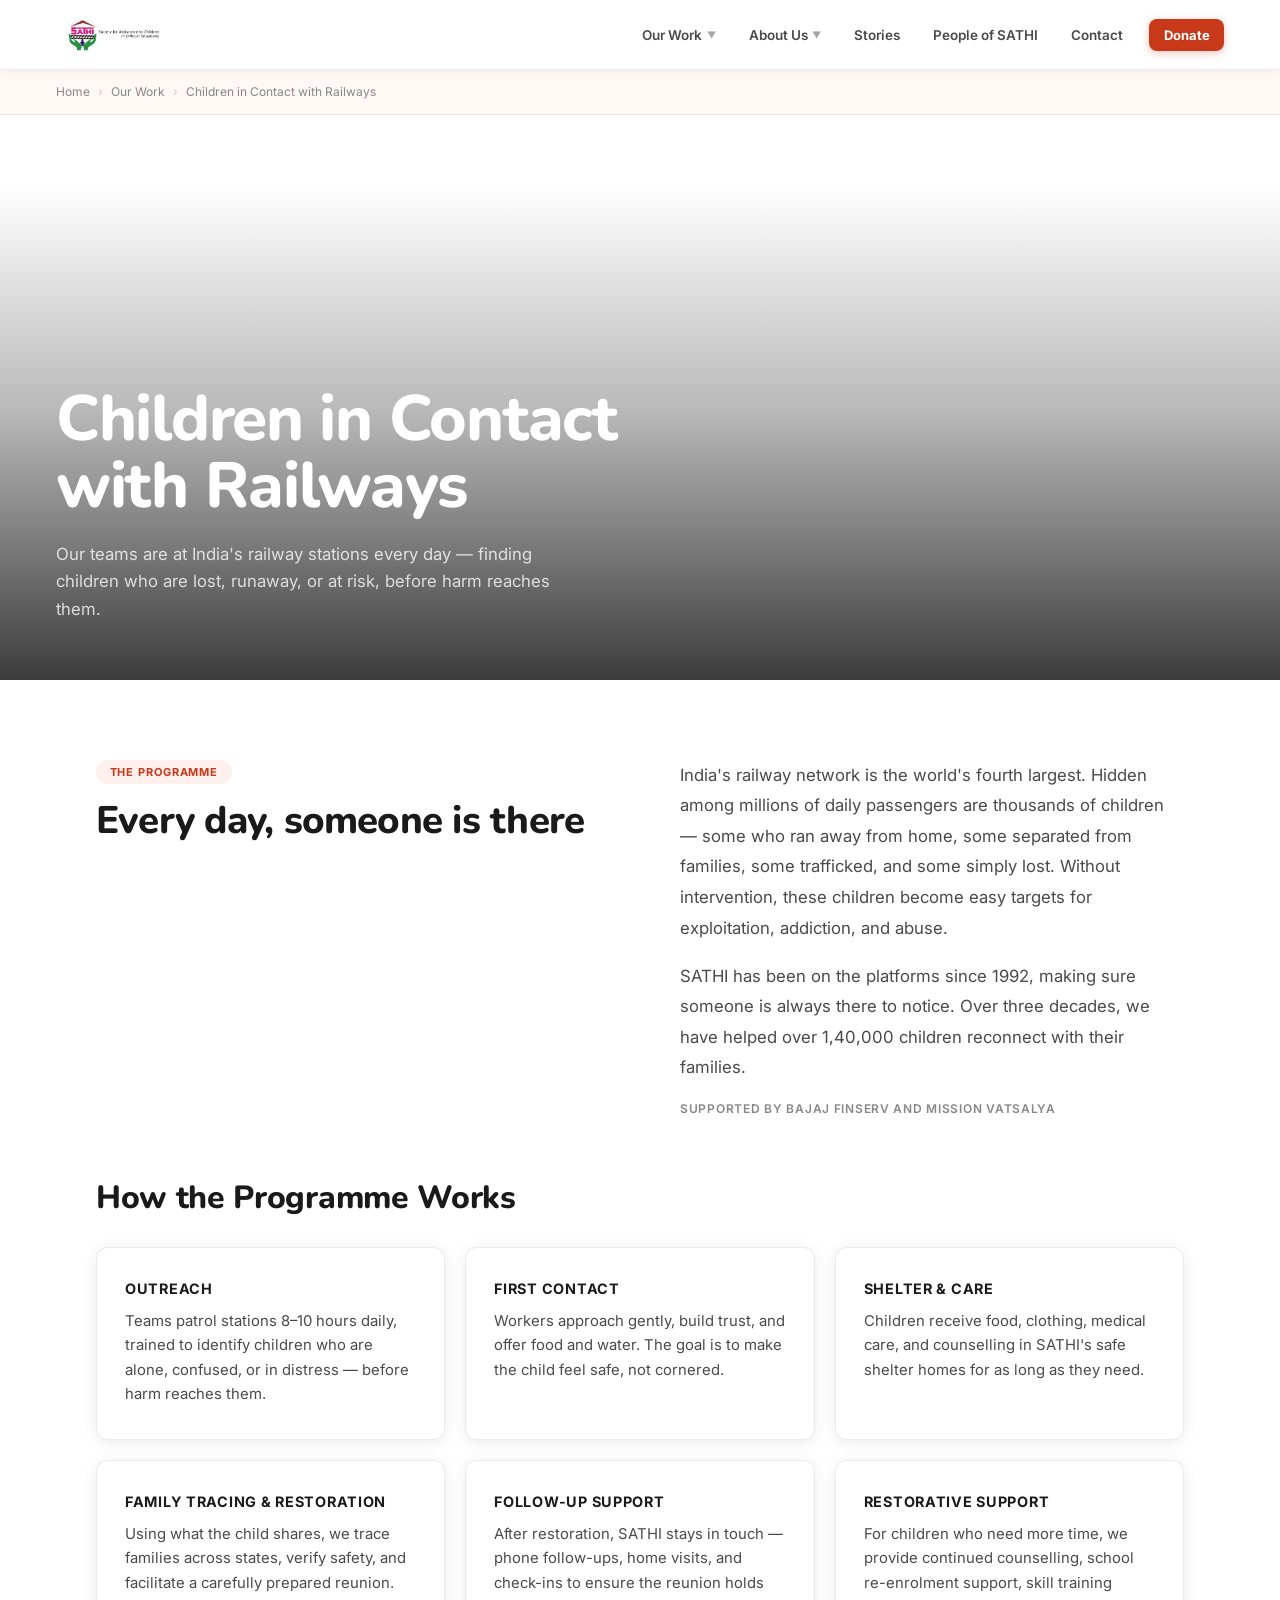
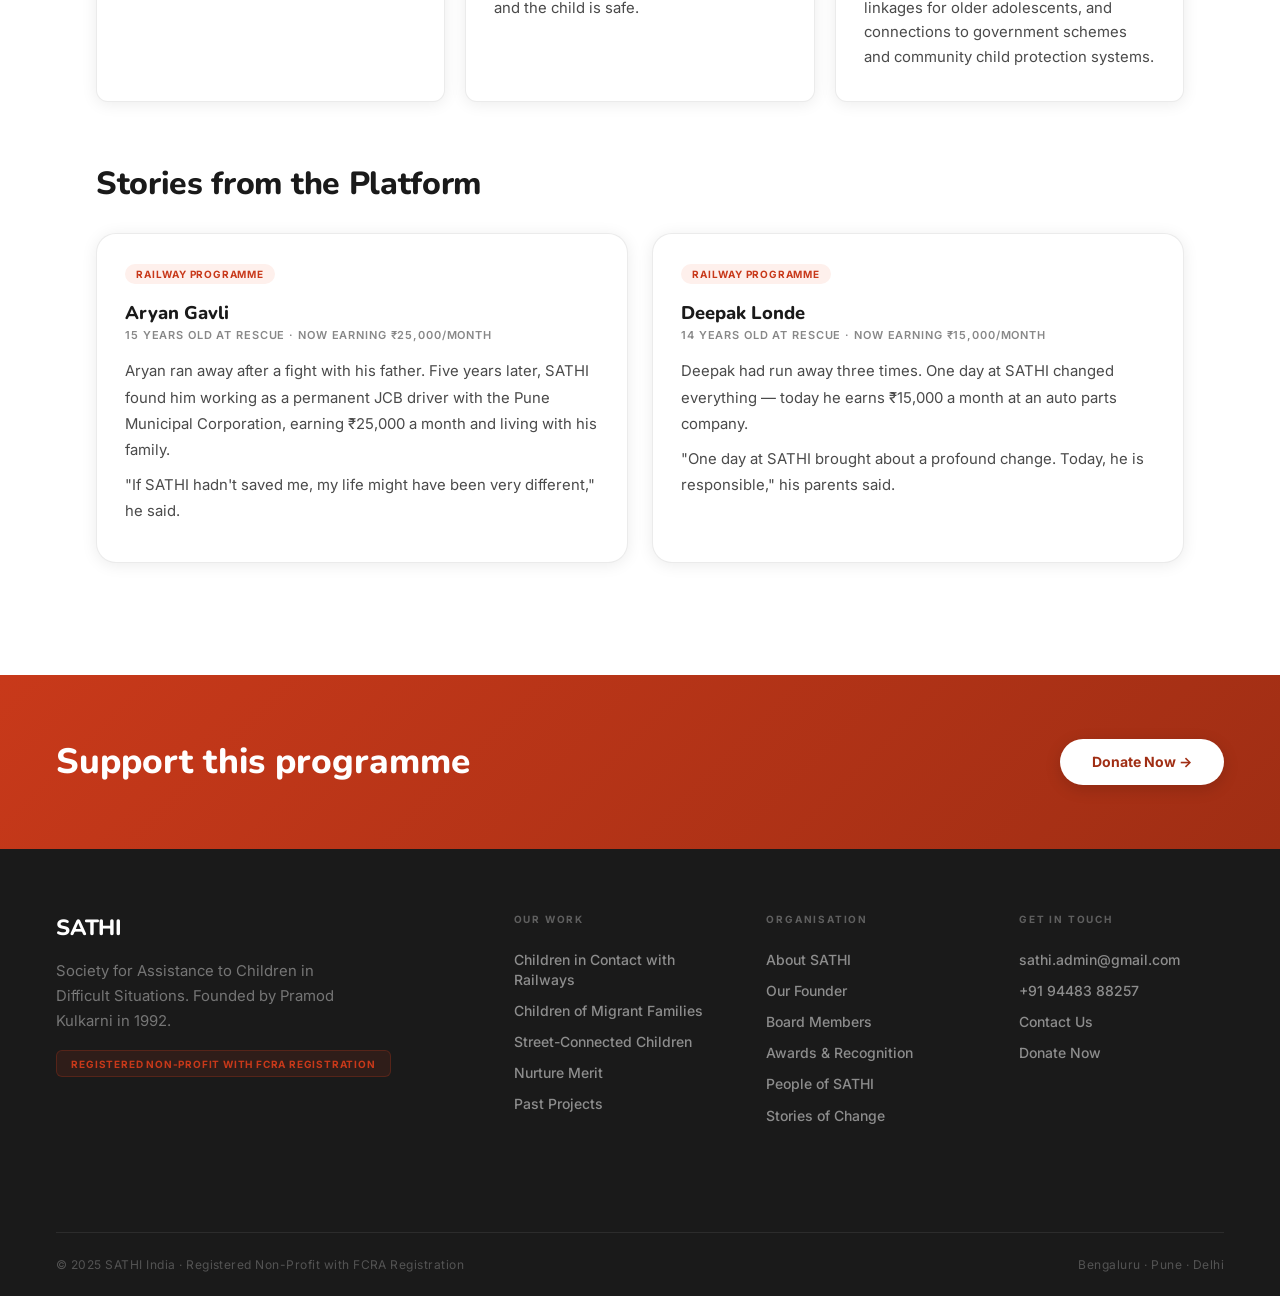
<file: railway.html>
<!DOCTYPE html>
<html lang="en"><head>
<meta charset="UTF-8"><meta name="viewport" content="width=device-width,initial-scale=1">
<title>Children in Contact with Railways — SATHI</title><link href="https://fonts.googleapis.com/css2?family=Nunito:wght@400;500;600;700;800&family=Inter:wght@400;500;600&display=swap" rel="stylesheet">
<link rel="stylesheet" href="shared.css">
<style>.page-hero{margin-top:70px;}</style>
</head><body><nav>
  <a href="index.html" class="nav-logo"><img src="[data-uri]" alt="SATHI" style="height:38px;width:auto;display:block;"></a>
  <ul class="nav-links">
    <li class="nav-dropdown">
      <a href="#" class="nav-has-dropdown">Our Work <span class="nav-arrow">&#9660;</span></a>
      <div class="dropdown-menu">
        <a href="railway.html"><span class="dd-num">&#8250;</span><span class="dd-text">Children in Contact with Railways</span></a>
        <a href="migrant.html"><span class="dd-num">&#8250;</span><span class="dd-text">Children of Migrant Families</span></a>
        <a href="slum.html"><span class="dd-num">&#8250;</span><span class="dd-text">Street-Connected Children</span></a>
        <a href="nurture.html"><span class="dd-num">&#8250;</span><span class="dd-text">Nurture Merit</span></a>
        <a href="past-projects.html" style="background:#f9f9f9;"><span class="dd-num" style="color:var(--ink-muted);">&#8250;</span><span class="dd-text" style="color:var(--ink-muted);">Past Projects</span></a>
      </div>
    </li>
    <li class="nav-dropdown">
      <a href="about.html" class="nav-has-dropdown">About Us <span class="nav-arrow">&#9660;</span></a>
      <div class="dropdown-menu">
        <a href="about.html"><span class="dd-num">&#8250;</span><span class="dd-text">About SATHI</span></a>
        <a href="about.html#founder"><span class="dd-num">&#8250;</span><span class="dd-text">Our Founder</span></a>
        <a href="about.html#board"><span class="dd-num">&#8250;</span><span class="dd-text">Board Members</span></a>
        <a href="about.html#awards"><span class="dd-num">&#8250;</span><span class="dd-text">Awards &amp; Recognition</span></a>
        <a href="about.html#annual-reports"><span class="dd-num">&#8250;</span><span class="dd-text">Annual Reports</span></a>
      </div>
    </li>
    <li><a href="stories.html">Stories</a></li>
    <li><a href="people.html">People of SATHI</a></li>
    <li><a href="contact.html">Contact</a></li>
    <li><a href="https://sathiindia.org/donate-now.html" target="_blank" class="nav-donate">Donate</a></li>
  </ul>
  <button class="nav-hamburger" onclick="toggleMenu()">&#9776;</button>
</nav><div class="breadcrumb"><a href="index.html">Home</a><span class="breadcrumb-sep">&#8250;</span><a href="index.html#programmes">Our Work</a><span class="breadcrumb-sep">&#8250;</span><span>Children in Contact with Railways</span></div>
<section class="page-hero" style="min-height:55vh;">
  <div class="page-hero-bg" style="background-image:url('https://sathiindia.org/images/portfolio/Sathiindia.org-Rescuing-Children.png')"></div>
  <div class="page-hero-content">
    <h1>Children in Contact<br>with Railways</h1>
    <p class="page-hero-sub">Our teams are at India's railway stations every day — finding children who are lost, runaway, or at risk, before harm reaches them.</p>
  </div>
</section>
<div class="page-content">
  <div class="page-intro-grid">
    <div><span class="page-section-tag">The Programme</span><h2 class="page-section-title">Every day, someone is there</h2></div>
    <div>
      <p class="page-body">India's railway network is the world's fourth largest. Hidden among millions of daily passengers are thousands of children — some who ran away from home, some separated from families, some trafficked, and some simply lost. Without intervention, these children become easy targets for exploitation, addiction, and abuse.</p>
      <p class="page-body">SATHI has been on the platforms since 1992, making sure someone is always there to notice. Over three decades, we have helped over 1,40,000 children reconnect with their families.</p>
      <p style="font-size:12px;color:var(--ink-muted);text-transform:uppercase;letter-spacing:.06em;font-weight:600;margin-top:1rem;">Supported by Bajaj Finserv and Mission Vatsalya</p>
    </div>
  </div>
  <div class="steps-section">
    <h2 class="steps-title">How the Programme Works</h2>
    <div style="display:grid;grid-template-columns:repeat(3,1fr);gap:1.25rem;"><div class="step-box"><div class="step-box-title">Outreach</div><p class="step-box-body">Teams patrol stations 8–10 hours daily, trained to identify children who are alone, confused, or in distress — before harm reaches them.</p></div><div class="step-box"><div class="step-box-title">First Contact</div><p class="step-box-body">Workers approach gently, build trust, and offer food and water. The goal is to make the child feel safe, not cornered.</p></div><div class="step-box"><div class="step-box-title">Shelter &amp; Care</div><p class="step-box-body">Children receive food, clothing, medical care, and counselling in SATHI's safe shelter homes for as long as they need.</p></div><div class="step-box"><div class="step-box-title">Family Tracing &amp; Restoration</div><p class="step-box-body">Using what the child shares, we trace families across states, verify safety, and facilitate a carefully prepared reunion.</p></div><div class="step-box"><div class="step-box-title">Follow-Up Support</div><p class="step-box-body">After restoration, SATHI stays in touch — phone follow-ups, home visits, and check-ins to ensure the reunion holds and the child is safe.</p></div><div class="step-box"><div class="step-box-title">Restorative Support</div><p class="step-box-body">For children who need more time, we provide continued counselling, school re-enrolment support, skill training linkages for older adolescents, and connections to government schemes and community child protection systems.</p></div></div>
  </div>
  <h2 class="steps-title" style="margin-top:3rem;">Stories from the Platform</h2>
  <div style="display:grid;grid-template-columns:1fr 1fr;gap:1.5rem;margin-bottom:2rem;">
    <div style="background:white;border-radius:var(--radius-lg);padding:1.75rem;box-shadow:var(--shadow);border:1px solid var(--border);">
<span style="display:inline-block;background:var(--red-light);color:var(--red);font-size:10px;font-weight:700;letter-spacing:.08em;text-transform:uppercase;padding:.25rem .7rem;border-radius:100px;margin-bottom:1rem;">Railway Programme</span>
<div style="font-family:var(--display);font-size:1.15rem;font-weight:800;margin-bottom:.2rem;">Aryan Gavli</div>
<div style="font-size:11px;color:var(--ink-muted);text-transform:uppercase;letter-spacing:.08em;margin-bottom:1rem;font-weight:600;">15 years old at rescue &middot; Now earning &#8377;25,000/month</div><p style="font-size:.93rem;color:var(--ink-mid);line-height:1.75;margin-bottom:.6rem;">Aryan ran away after a fight with his father. Five years later, SATHI found him working as a permanent JCB driver with the Pune Municipal Corporation, earning &#8377;25,000 a month and living with his family.</p><p style="font-size:.93rem;color:var(--ink-mid);line-height:1.75;margin-bottom:.6rem;">"If SATHI hadn't saved me, my life might have been very different," he said.</p></div>
    <div style="background:white;border-radius:var(--radius-lg);padding:1.75rem;box-shadow:var(--shadow);border:1px solid var(--border);">
<span style="display:inline-block;background:var(--red-light);color:var(--red);font-size:10px;font-weight:700;letter-spacing:.08em;text-transform:uppercase;padding:.25rem .7rem;border-radius:100px;margin-bottom:1rem;">Railway Programme</span>
<div style="font-family:var(--display);font-size:1.15rem;font-weight:800;margin-bottom:.2rem;">Deepak Londe</div>
<div style="font-size:11px;color:var(--ink-muted);text-transform:uppercase;letter-spacing:.08em;margin-bottom:1rem;font-weight:600;">14 years old at rescue &middot; Now earning &#8377;15,000/month</div><p style="font-size:.93rem;color:var(--ink-mid);line-height:1.75;margin-bottom:.6rem;">Deepak had run away three times. One day at SATHI changed everything — today he earns &#8377;15,000 a month at an auto parts company.</p><p style="font-size:.93rem;color:var(--ink-mid);line-height:1.75;margin-bottom:.6rem;">"One day at SATHI brought about a profound change. Today, he is responsible," his parents said.</p></div>
  </div>
</div>
<div class="inner-cta"><h2>Support this programme</h2><a href="https://sathiindia.org/donate-now.html" target="_blank" class="btn-white-sm">Donate Now &rarr;</a></div><footer>
  <div class="footer-brand">
    <span class="footer-brand-name">SATHI</span>
    <p class="footer-brand-desc">Society for Assistance to Children in Difficult Situations. Founded by Pramod Kulkarni in 1992.</p>
    <div style="margin-top:1rem;display:inline-block;background:rgba(200,57,26,.12);border:1px solid rgba(200,57,26,.25);color:var(--red);font-size:10px;font-weight:700;letter-spacing:.08em;text-transform:uppercase;padding:.4rem .9rem;border-radius:6px;">Registered Non-Profit with FCRA Registration</div>
  </div>
  <div class="footer-col"><span class="footer-col-title">Our Work</span><ul>
    <li><a href="railway.html">Children in Contact with Railways</a></li>
    <li><a href="migrant.html">Children of Migrant Families</a></li>
    <li><a href="slum.html">Street-Connected Children</a></li>
    <li><a href="nurture.html">Nurture Merit</a></li>
    <li><a href="past-projects.html">Past Projects</a></li>
  </ul></div>
  <div class="footer-col"><span class="footer-col-title">Organisation</span><ul>
    <li><a href="about.html">About SATHI</a></li>
    <li><a href="about.html#founder">Our Founder</a></li>
    <li><a href="about.html#board">Board Members</a></li>
    <li><a href="about.html#awards">Awards &amp; Recognition</a></li>
    <li><a href="people.html">People of SATHI</a></li>
    <li><a href="stories.html">Stories of Change</a></li>
  </ul></div>
  <div class="footer-col"><span class="footer-col-title">Get In Touch</span><ul>
    <li><a href="mailto:sathi.admin@gmail.com">sathi.admin@gmail.com</a></li>
    <li><a href="tel:+919448388257">+91 94483 88257</a></li>
    <li><a href="contact.html">Contact Us</a></li>
    <li><a href="https://sathiindia.org/donate-now.html" target="_blank">Donate Now</a></li>
  </ul></div>
  <div class="footer-bottom">
    <p>&#169; 2025 SATHI India &middot; Registered Non-Profit with FCRA Registration</p>
    <p>Bengaluru &middot; Pune &middot; Delhi</p>
  </div>
</footer><script src="shared.js"></script></body></html>
</file>
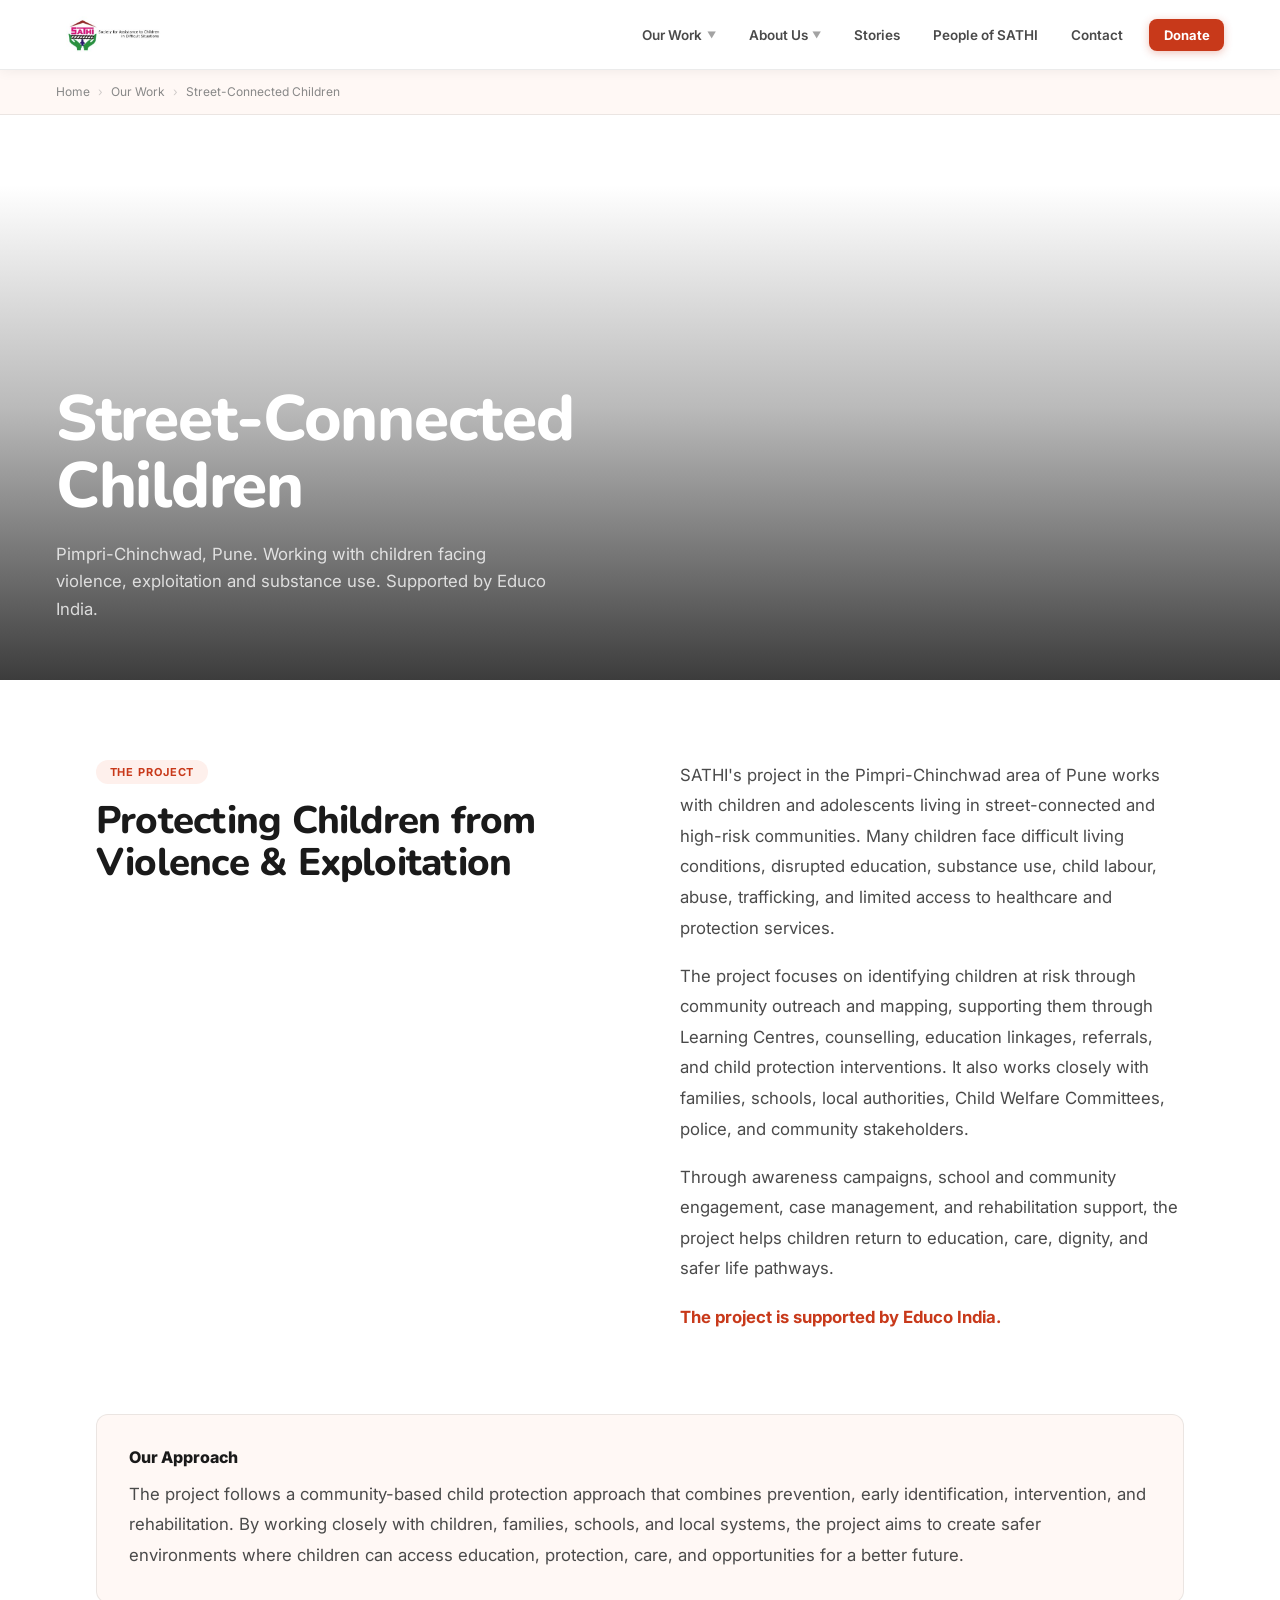
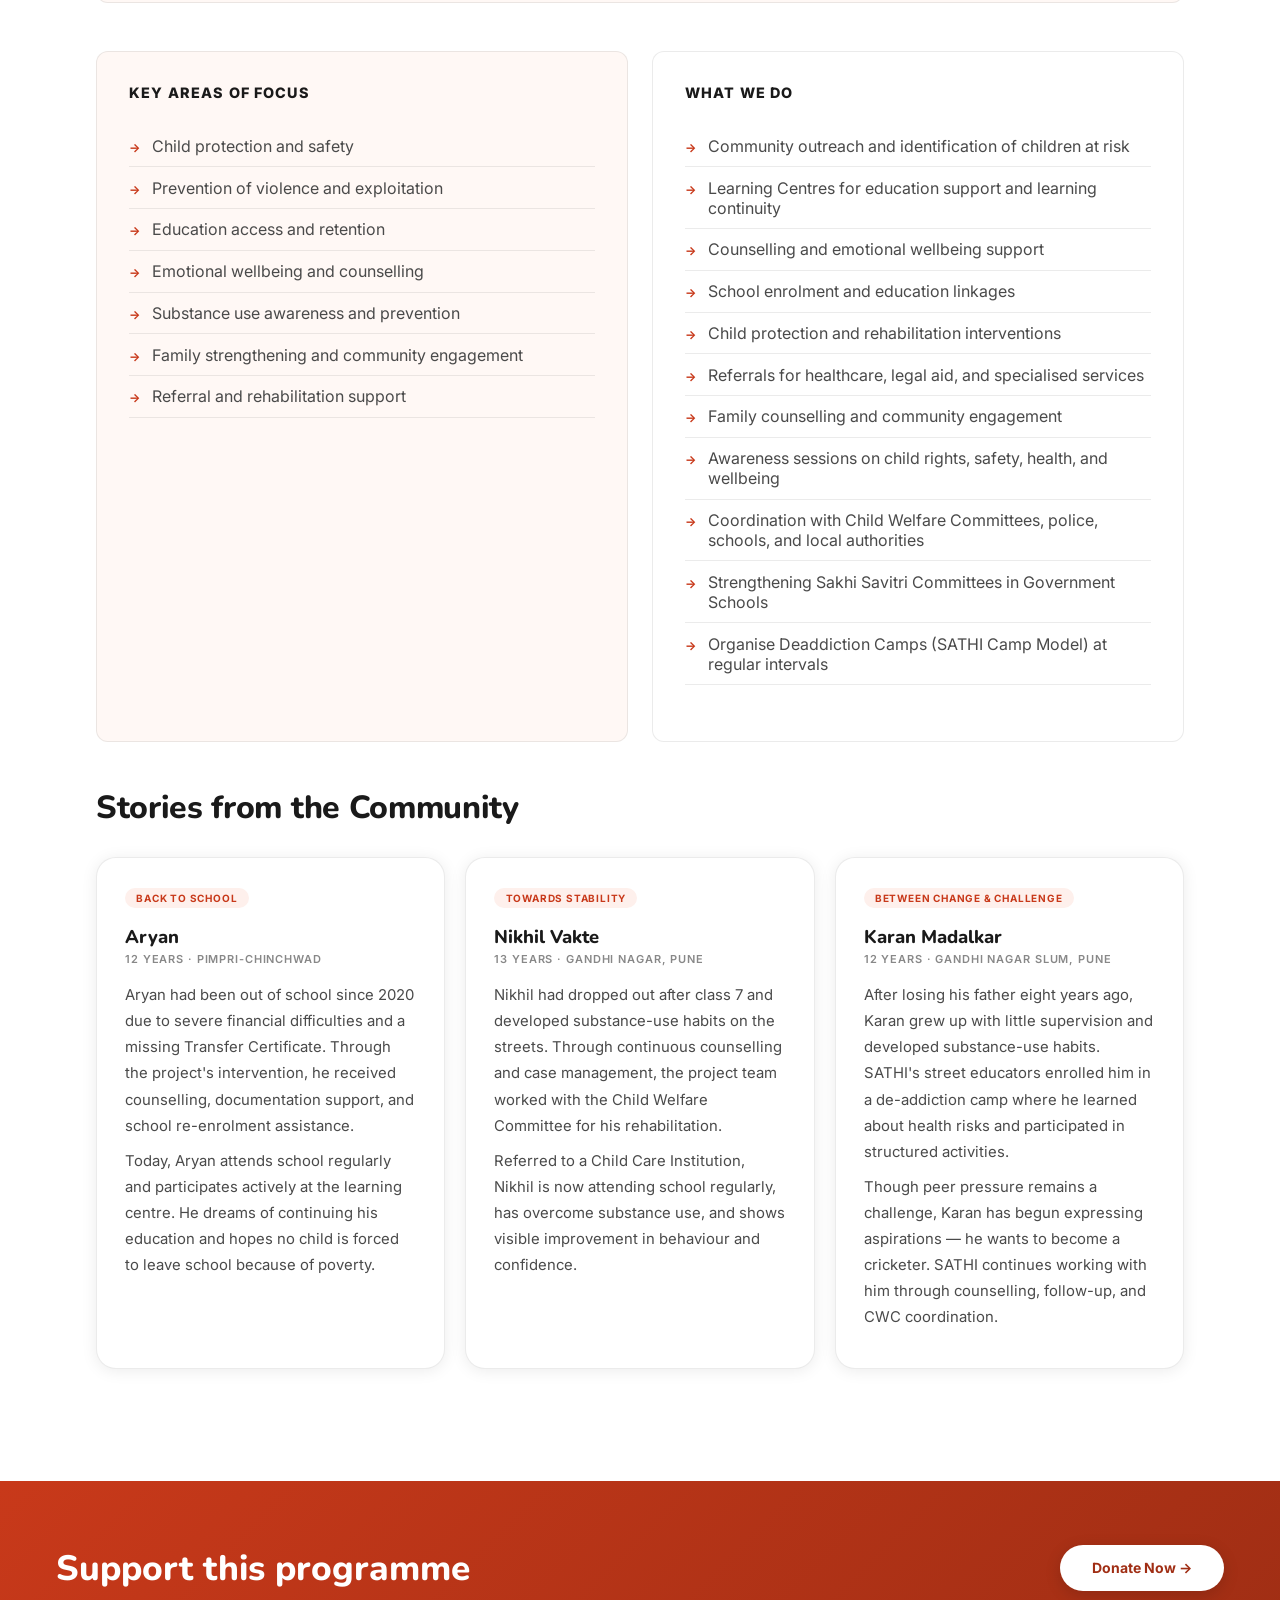
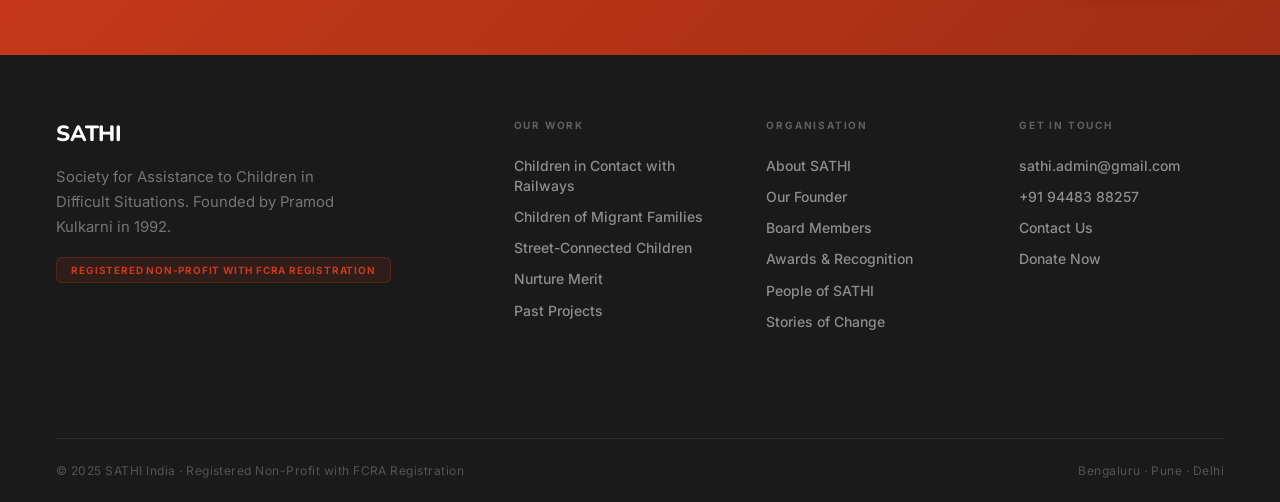
<file: slum.html>
<!DOCTYPE html>
<html lang="en"><head>
<meta charset="UTF-8"><meta name="viewport" content="width=device-width,initial-scale=1">
<title>Street-Connected Children — SATHI</title><link href="https://fonts.googleapis.com/css2?family=Nunito:wght@400;500;600;700;800&family=Inter:wght@400;500;600&display=swap" rel="stylesheet">
<link rel="stylesheet" href="shared.css">
<style>.page-hero{margin-top:70px;}</style>
</head><body><nav>
  <a href="index.html" class="nav-logo"><img src="[data-uri]" alt="SATHI" style="height:38px;width:auto;display:block;"></a>
  <ul class="nav-links">
    <li class="nav-dropdown">
      <a href="#" class="nav-has-dropdown">Our Work <span class="nav-arrow">&#9660;</span></a>
      <div class="dropdown-menu">
        <a href="railway.html"><span class="dd-num">&#8250;</span><span class="dd-text">Children in Contact with Railways</span></a>
        <a href="migrant.html"><span class="dd-num">&#8250;</span><span class="dd-text">Children of Migrant Families</span></a>
        <a href="slum.html"><span class="dd-num">&#8250;</span><span class="dd-text">Street-Connected Children</span></a>
        <a href="nurture.html"><span class="dd-num">&#8250;</span><span class="dd-text">Nurture Merit</span></a>
        <a href="past-projects.html" style="background:#f9f9f9;"><span class="dd-num" style="color:var(--ink-muted);">&#8250;</span><span class="dd-text" style="color:var(--ink-muted);">Past Projects</span></a>
      </div>
    </li>
    <li class="nav-dropdown">
      <a href="about.html" class="nav-has-dropdown">About Us <span class="nav-arrow">&#9660;</span></a>
      <div class="dropdown-menu">
        <a href="about.html"><span class="dd-num">&#8250;</span><span class="dd-text">About SATHI</span></a>
        <a href="about.html#founder"><span class="dd-num">&#8250;</span><span class="dd-text">Our Founder</span></a>
        <a href="about.html#board"><span class="dd-num">&#8250;</span><span class="dd-text">Board Members</span></a>
        <a href="about.html#awards"><span class="dd-num">&#8250;</span><span class="dd-text">Awards &amp; Recognition</span></a>
      </div>
    </li>
    <li><a href="stories.html">Stories</a></li>
    <li><a href="people.html">People of SATHI</a></li>
    <li><a href="contact.html">Contact</a></li>
    <li><a href="https://sathiindia.org/donate-now.html" target="_blank" class="nav-donate">Donate</a></li>
  </ul>
  <button class="nav-hamburger" onclick="toggleMenu()">&#9776;</button>
</nav><div class="breadcrumb"><a href="index.html">Home</a><span class="breadcrumb-sep">&#8250;</span><a href="index.html#programmes">Our Work</a><span class="breadcrumb-sep">&#8250;</span><span>Street-Connected Children</span></div>
<section class="page-hero" style="min-height:55vh;">
  <div class="page-hero-bg" style="background-image:url('https://sathiindia.org/images/slides/slider4.jpg')"></div>
  <div class="page-hero-content">
    <h1>Street-Connected<br>Children</h1>
    <p class="page-hero-sub">Pimpri-Chinchwad, Pune. Working with children facing violence, exploitation and substance use. Supported by Educo India.</p>
  </div>
</section>
<div class="page-content">
  <div class="page-intro-grid">
    <div><span class="page-section-tag">The Project</span><h2 class="page-section-title">Protecting Children from Violence &amp; Exploitation</h2></div>
    <div>
      <p class="page-body">SATHI's project in the Pimpri-Chinchwad area of Pune works with children and adolescents living in street-connected and high-risk communities. Many children face difficult living conditions, disrupted education, substance use, child labour, abuse, trafficking, and limited access to healthcare and protection services.</p>
      <p class="page-body">The project focuses on identifying children at risk through community outreach and mapping, supporting them through Learning Centres, counselling, education linkages, referrals, and child protection interventions. It also works closely with families, schools, local authorities, Child Welfare Committees, police, and community stakeholders.</p>
      <p class="page-body">Through awareness campaigns, school and community engagement, case management, and rehabilitation support, the project helps children return to education, care, dignity, and safer life pathways.</p>
      <p class="page-body" style="font-weight:700;color:var(--red);">The project is supported by Educo India.</p>
    </div>
  </div>
  <div style="background:var(--cream);border-radius:var(--radius);padding:2rem;margin-bottom:3rem;border:1px solid var(--border);">
    <h3 style="font-weight:800;font-size:1rem;margin-bottom:.75rem;">Our Approach</h3>
    <p class="page-body" style="margin:0;">The project follows a community-based child protection approach that combines prevention, early identification, intervention, and rehabilitation. By working closely with children, families, schools, and local systems, the project aims to create safer environments where children can access education, protection, care, and opportunities for a better future.</p>
  </div>
  <div style="display:grid;grid-template-columns:1fr 1fr;gap:1.5rem;margin-bottom:3rem;">
<div style="background:var(--cream);border-radius:var(--radius);padding:2rem;border:1px solid var(--border);">
  <h3 style="font-weight:800;font-size:.9rem;text-transform:uppercase;letter-spacing:.08em;margin-bottom:1.5rem;">Key Areas of Focus</h3><ul class="key-areas"><li>Child protection and safety</li><li>Prevention of violence and exploitation</li><li>Education access and retention</li><li>Emotional wellbeing and counselling</li><li>Substance use awareness and prevention</li><li>Family strengthening and community engagement</li><li>Referral and rehabilitation support</li></ul></div>
<div style="background:white;border-radius:var(--radius);padding:2rem;border:1px solid var(--border);">
  <h3 style="font-weight:800;font-size:.9rem;text-transform:uppercase;letter-spacing:.08em;margin-bottom:1.5rem;">What We Do</h3><ul class="key-areas"><li>Community outreach and identification of children at risk</li><li>Learning Centres for education support and learning continuity</li><li>Counselling and emotional wellbeing support</li><li>School enrolment and education linkages</li><li>Child protection and rehabilitation interventions</li><li>Referrals for healthcare, legal aid, and specialised services</li><li>Family counselling and community engagement</li><li>Awareness sessions on child rights, safety, health, and wellbeing</li><li>Coordination with Child Welfare Committees, police, schools, and local authorities</li><li>Strengthening Sakhi Savitri Committees in Government Schools</li><li>Organise Deaddiction Camps (SATHI Camp Model) at regular intervals</li></ul></div>
</div>
  <h2 class="steps-title">Stories from the Community</h2>
  <div style="display:grid;grid-template-columns:repeat(3,1fr);gap:1.25rem;margin-bottom:2rem;">
    <div style="background:white;border-radius:var(--radius-lg);padding:1.75rem;box-shadow:var(--shadow);border:1px solid var(--border);">
<span style="display:inline-block;background:var(--red-light);color:var(--red);font-size:10px;font-weight:700;letter-spacing:.08em;text-transform:uppercase;padding:.25rem .7rem;border-radius:100px;margin-bottom:1rem;">Back to School</span>
<div style="font-family:var(--display);font-size:1.15rem;font-weight:800;margin-bottom:.2rem;">Aryan</div>
<div style="font-size:11px;color:var(--ink-muted);text-transform:uppercase;letter-spacing:.08em;margin-bottom:1rem;font-weight:600;">12 years &middot; Pimpri-Chinchwad</div><p style="font-size:.93rem;color:var(--ink-mid);line-height:1.75;margin-bottom:.6rem;">Aryan had been out of school since 2020 due to severe financial difficulties and a missing Transfer Certificate. Through the project's intervention, he received counselling, documentation support, and school re-enrolment assistance.</p><p style="font-size:.93rem;color:var(--ink-mid);line-height:1.75;margin-bottom:.6rem;">Today, Aryan attends school regularly and participates actively at the learning centre. He dreams of continuing his education and hopes no child is forced to leave school because of poverty.</p></div>
    <div style="background:white;border-radius:var(--radius-lg);padding:1.75rem;box-shadow:var(--shadow);border:1px solid var(--border);">
<span style="display:inline-block;background:var(--red-light);color:var(--red);font-size:10px;font-weight:700;letter-spacing:.08em;text-transform:uppercase;padding:.25rem .7rem;border-radius:100px;margin-bottom:1rem;">Towards Stability</span>
<div style="font-family:var(--display);font-size:1.15rem;font-weight:800;margin-bottom:.2rem;">Nikhil Vakte</div>
<div style="font-size:11px;color:var(--ink-muted);text-transform:uppercase;letter-spacing:.08em;margin-bottom:1rem;font-weight:600;">13 years &middot; Gandhi Nagar, Pune</div><p style="font-size:.93rem;color:var(--ink-mid);line-height:1.75;margin-bottom:.6rem;">Nikhil had dropped out after class 7 and developed substance-use habits on the streets. Through continuous counselling and case management, the project team worked with the Child Welfare Committee for his rehabilitation.</p><p style="font-size:.93rem;color:var(--ink-mid);line-height:1.75;margin-bottom:.6rem;">Referred to a Child Care Institution, Nikhil is now attending school regularly, has overcome substance use, and shows visible improvement in behaviour and confidence.</p></div>
    <div style="background:white;border-radius:var(--radius-lg);padding:1.75rem;box-shadow:var(--shadow);border:1px solid var(--border);">
<span style="display:inline-block;background:var(--red-light);color:var(--red);font-size:10px;font-weight:700;letter-spacing:.08em;text-transform:uppercase;padding:.25rem .7rem;border-radius:100px;margin-bottom:1rem;">Between Change &amp; Challenge</span>
<div style="font-family:var(--display);font-size:1.15rem;font-weight:800;margin-bottom:.2rem;">Karan Madalkar</div>
<div style="font-size:11px;color:var(--ink-muted);text-transform:uppercase;letter-spacing:.08em;margin-bottom:1rem;font-weight:600;">12 years &middot; Gandhi Nagar slum, Pune</div><p style="font-size:.93rem;color:var(--ink-mid);line-height:1.75;margin-bottom:.6rem;">After losing his father eight years ago, Karan grew up with little supervision and developed substance-use habits. SATHI's street educators enrolled him in a de-addiction camp where he learned about health risks and participated in structured activities.</p><p style="font-size:.93rem;color:var(--ink-mid);line-height:1.75;margin-bottom:.6rem;">Though peer pressure remains a challenge, Karan has begun expressing aspirations — he wants to become a cricketer. SATHI continues working with him through counselling, follow-up, and CWC coordination.</p></div>
  </div>
</div>
<div class="inner-cta"><h2>Support this programme</h2><a href="https://sathiindia.org/donate-now.html" target="_blank" class="btn-white-sm">Donate Now &rarr;</a></div><footer>
  <div class="footer-brand">
    <span class="footer-brand-name">SATHI</span>
    <p class="footer-brand-desc">Society for Assistance to Children in Difficult Situations. Founded by Pramod Kulkarni in 1992.</p>
    <div style="margin-top:1rem;display:inline-block;background:rgba(200,57,26,.12);border:1px solid rgba(200,57,26,.25);color:var(--red);font-size:10px;font-weight:700;letter-spacing:.08em;text-transform:uppercase;padding:.4rem .9rem;border-radius:6px;">Registered Non-Profit with FCRA Registration</div>
  </div>
  <div class="footer-col"><span class="footer-col-title">Our Work</span><ul>
    <li><a href="railway.html">Children in Contact with Railways</a></li>
    <li><a href="migrant.html">Children of Migrant Families</a></li>
    <li><a href="slum.html">Street-Connected Children</a></li>
    <li><a href="nurture.html">Nurture Merit</a></li>
    <li><a href="past-projects.html">Past Projects</a></li>
  </ul></div>
  <div class="footer-col"><span class="footer-col-title">Organisation</span><ul>
    <li><a href="about.html">About SATHI</a></li>
    <li><a href="about.html#founder">Our Founder</a></li>
    <li><a href="about.html#board">Board Members</a></li>
    <li><a href="about.html#awards">Awards &amp; Recognition</a></li>
    <li><a href="people.html">People of SATHI</a></li>
    <li><a href="stories.html">Stories of Change</a></li>
  </ul></div>
  <div class="footer-col"><span class="footer-col-title">Get In Touch</span><ul>
    <li><a href="mailto:sathi.admin@gmail.com">sathi.admin@gmail.com</a></li>
    <li><a href="tel:+919448388257">+91 94483 88257</a></li>
    <li><a href="contact.html">Contact Us</a></li>
    <li><a href="https://sathiindia.org/donate-now.html" target="_blank">Donate Now</a></li>
  </ul></div>
  <div class="footer-bottom">
    <p>&#169; 2025 SATHI India &middot; Registered Non-Profit with FCRA Registration</p>
    <p>Bengaluru &middot; Pune &middot; Delhi</p>
  </div>
</footer><script src="shared.js"></script></body></html>
</file>
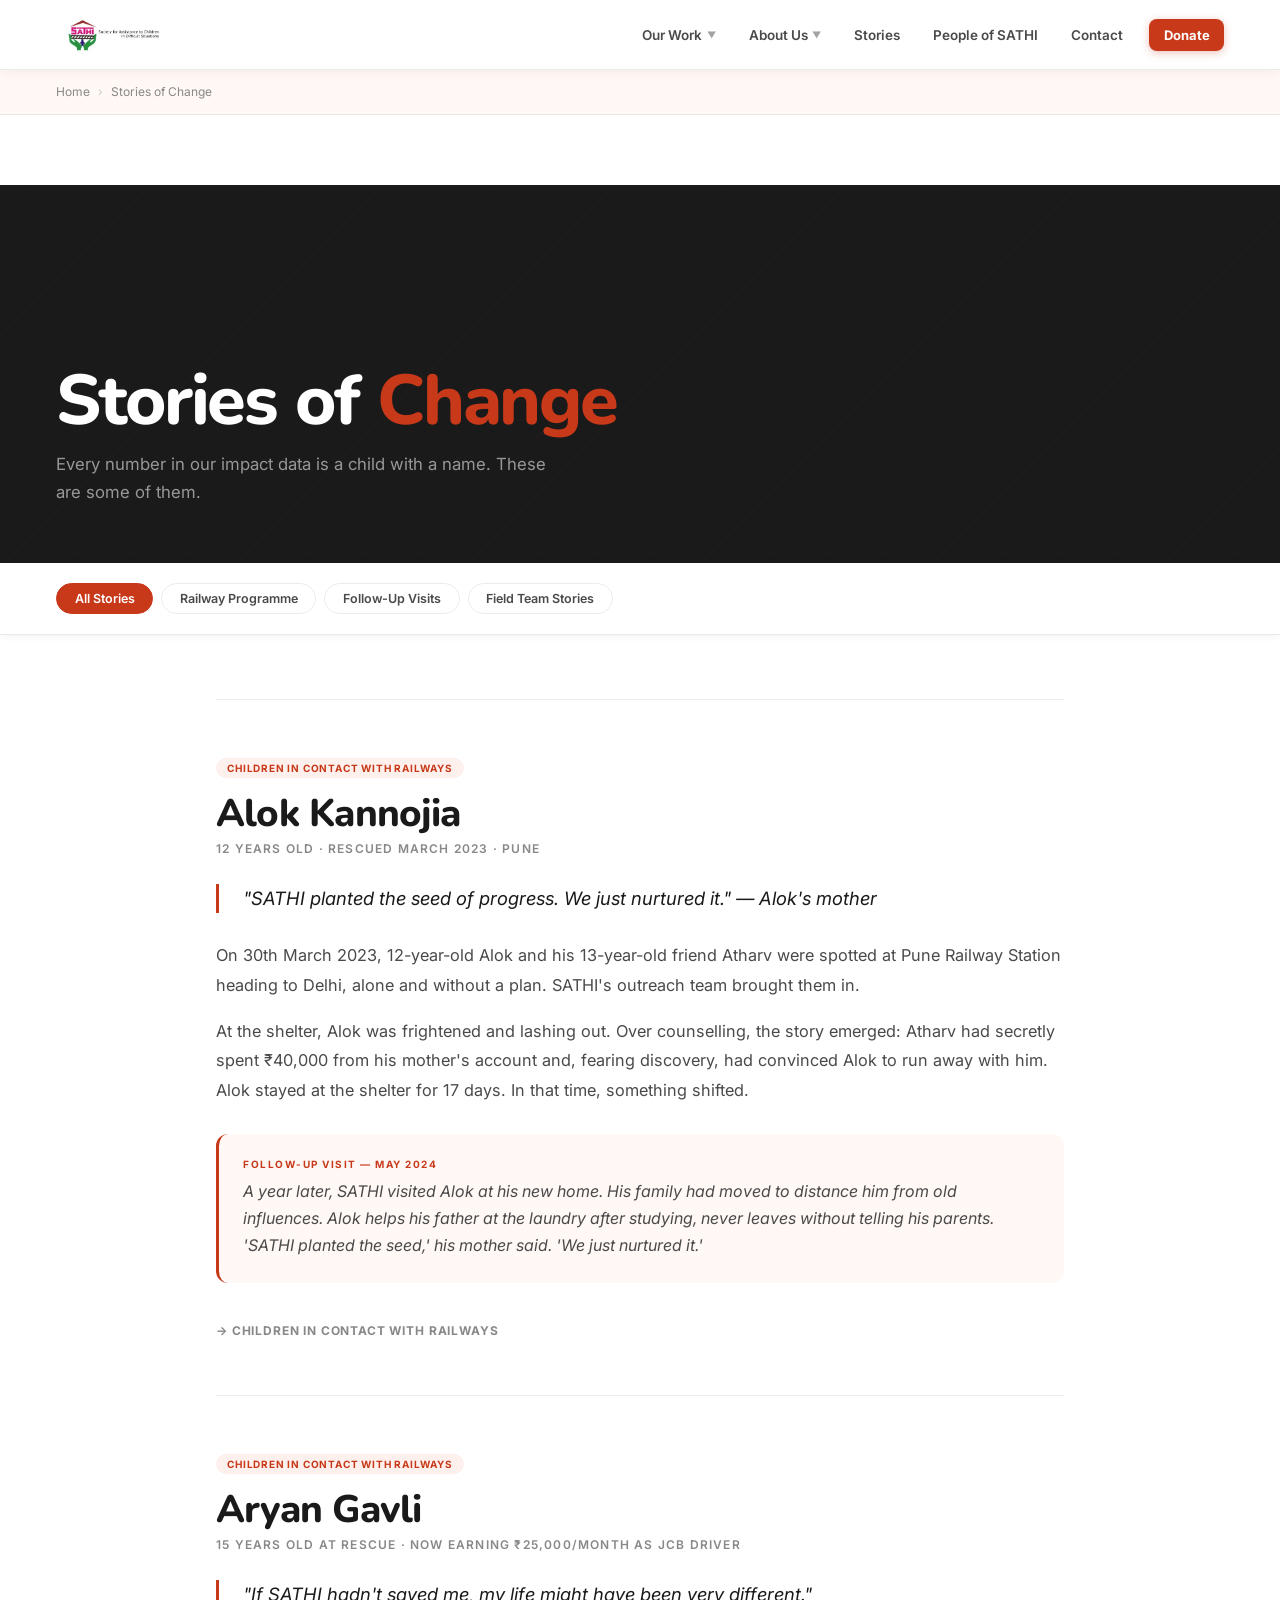
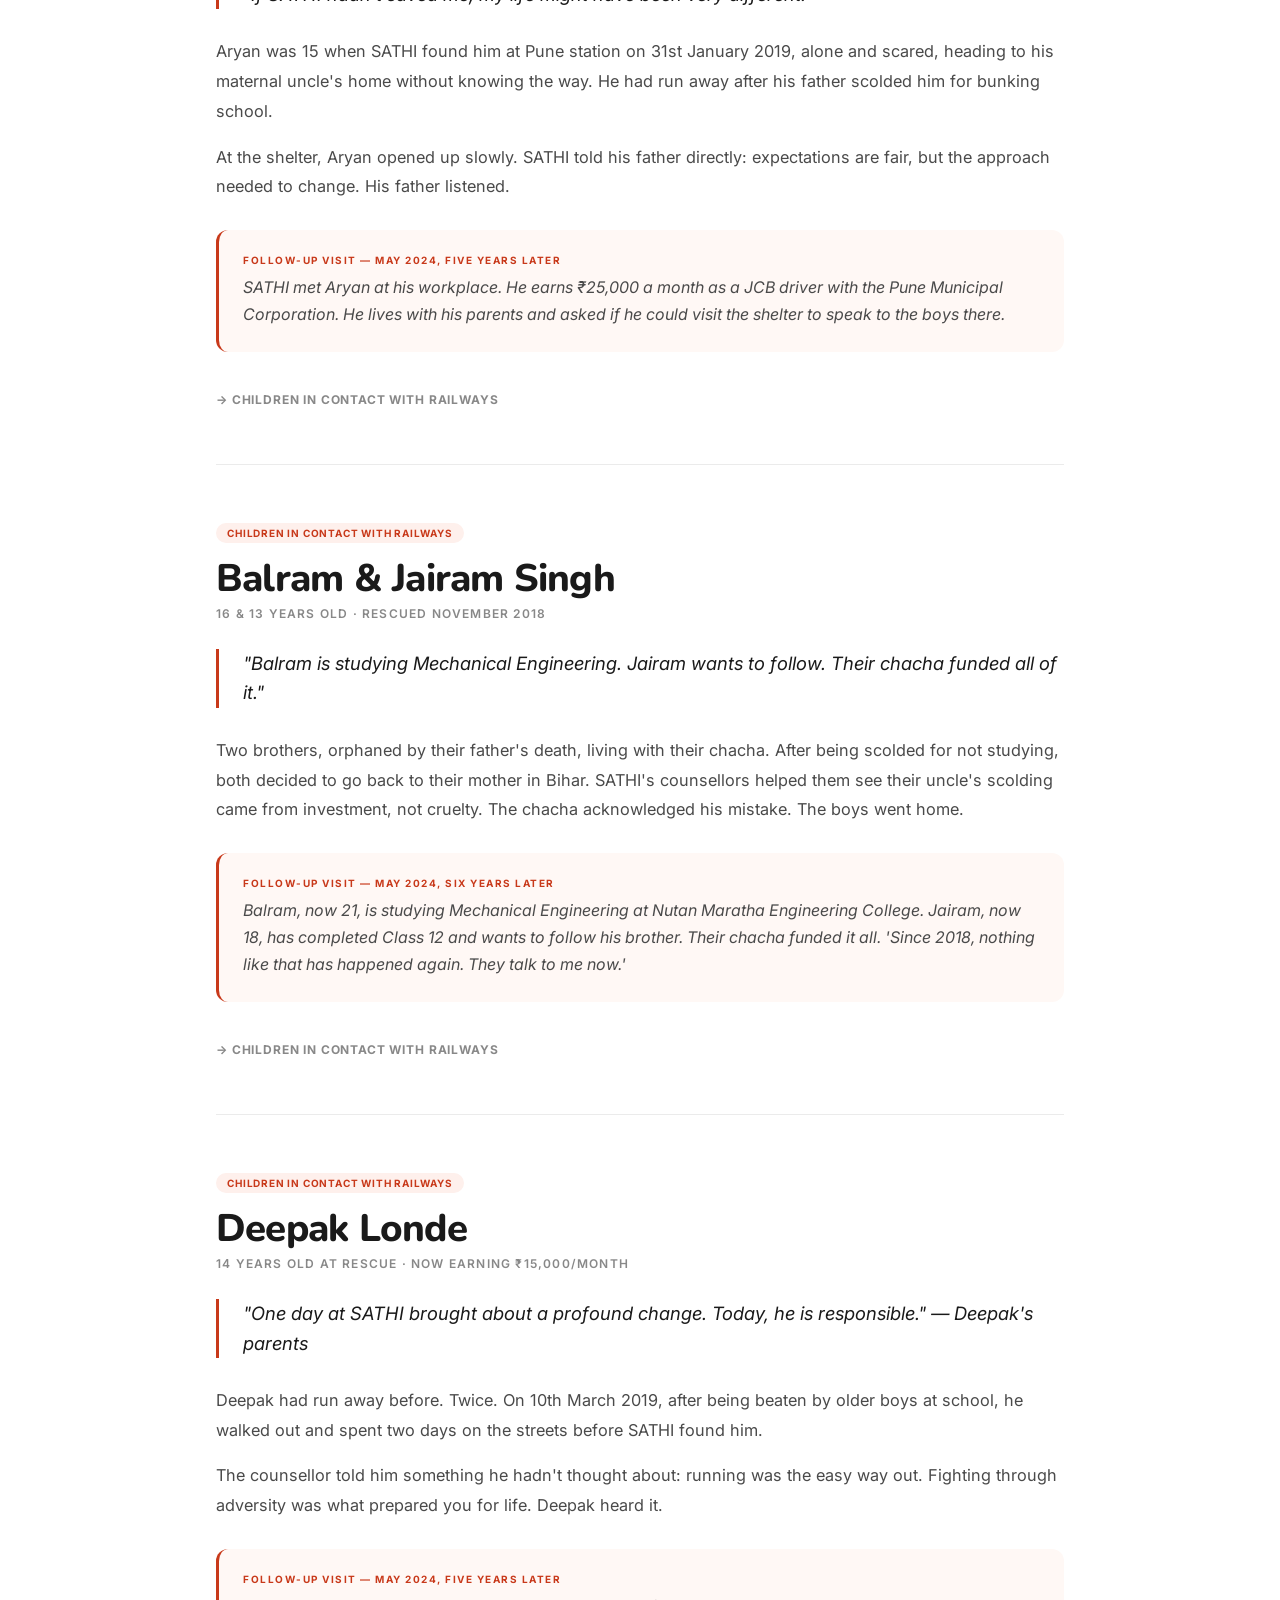
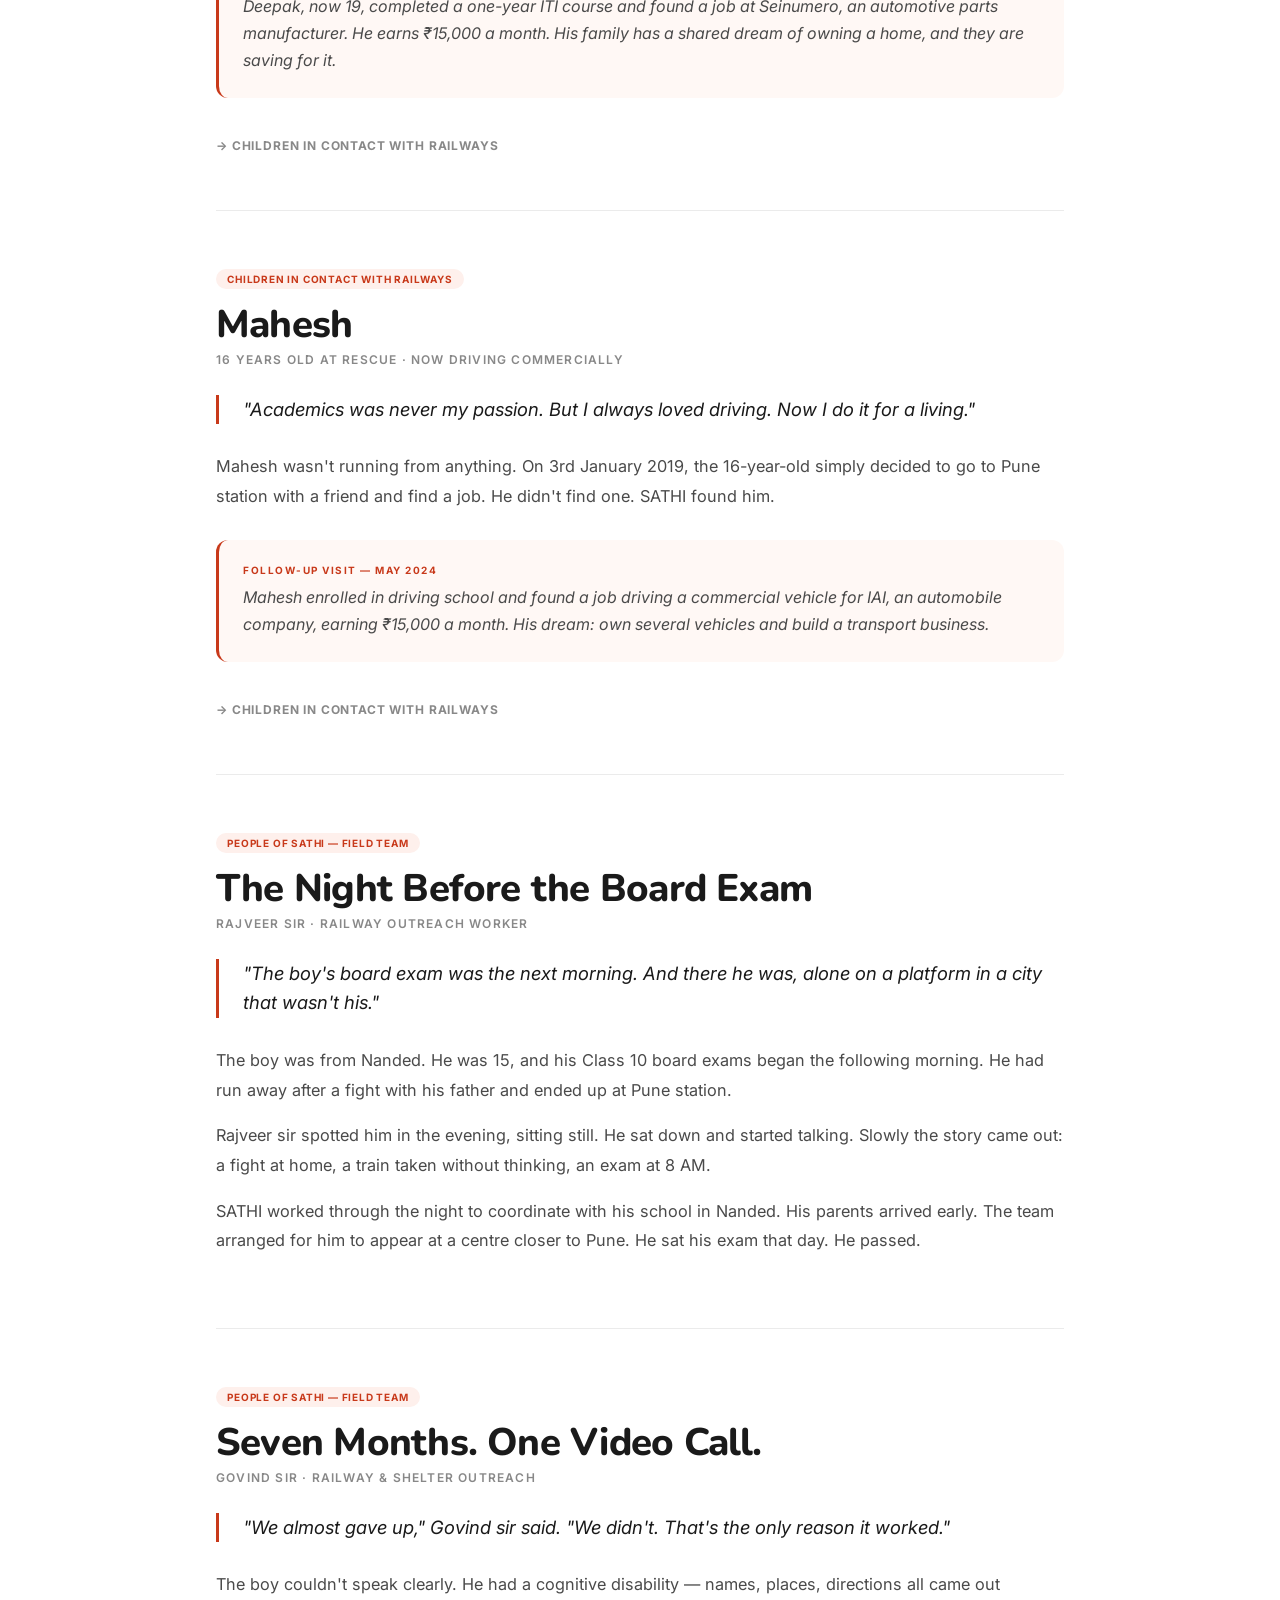
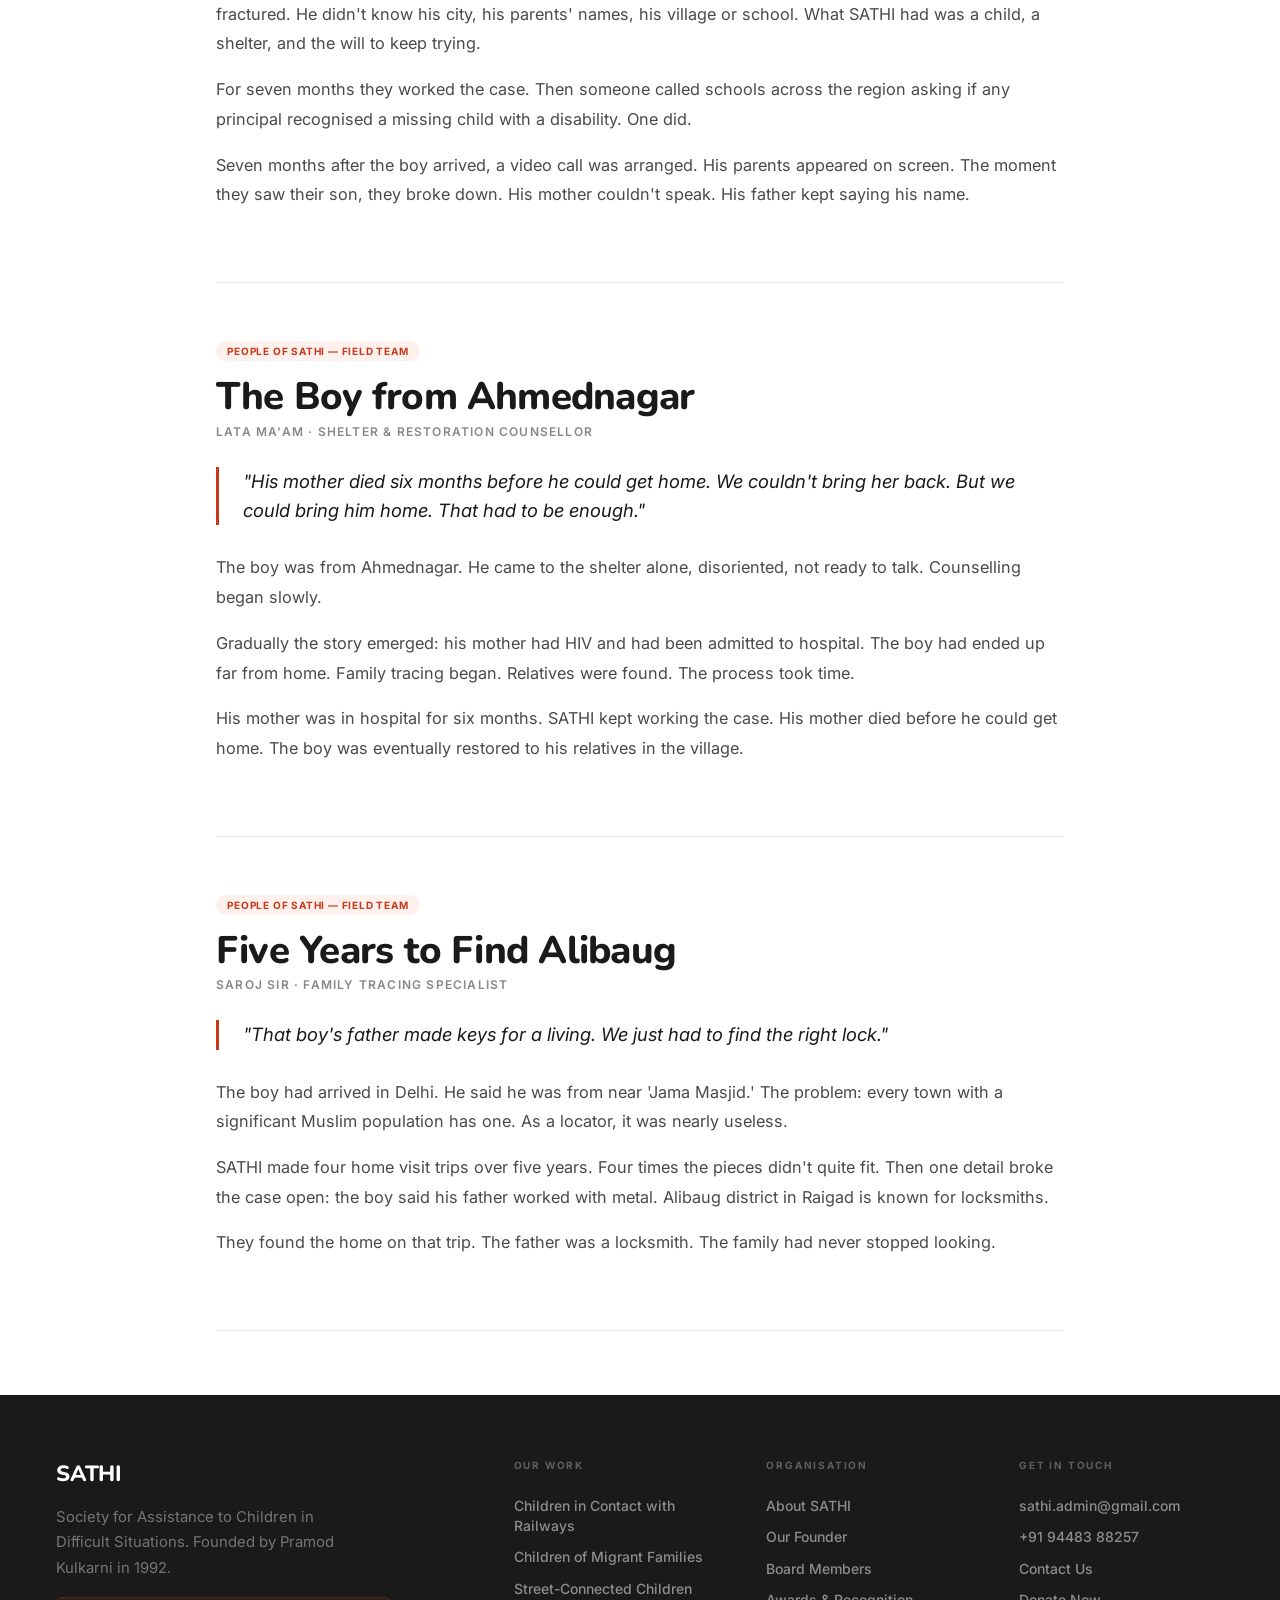
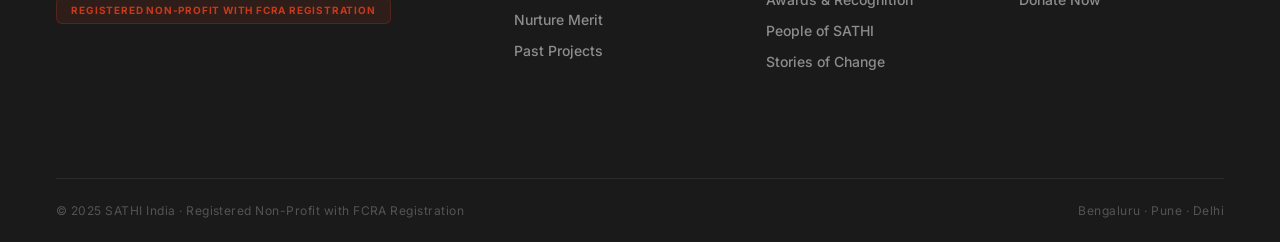
<file: stories.html>
<!DOCTYPE html>
<html lang="en"><head>
<meta charset="UTF-8"><meta name="viewport" content="width=device-width,initial-scale=1">
<title>Stories of Change — SATHI</title><link href="https://fonts.googleapis.com/css2?family=Nunito:wght@400;500;600;700;800&family=Inter:wght@400;500;600&display=swap" rel="stylesheet">
<link rel="stylesheet" href="shared.css">
<style>
.stories-hero{min-height:42vh;background:var(--ink);margin-top:70px;display:flex;align-items:flex-end;padding:0 3.5rem 3.5rem;position:relative;overflow:hidden;}
.stories-hero::before{content:"";position:absolute;inset:0;background:repeating-linear-gradient(-45deg,transparent,transparent 40px,rgba(200,57,26,.04) 40px,rgba(200,57,26,.04) 41px);}
.stories-hero-content{position:relative;z-index:1;}
.stories-hero h1{font-family:var(--display);font-size:clamp(2.5rem,5.5vw,4.5rem);font-weight:800;color:white;line-height:1.05;letter-spacing:-.03em;margin-bottom:.75rem;}
.stories-hero h1 span{color:var(--red);}
.stories-hero p{font-size:1.05rem;color:rgba(255,255,255,.55);line-height:1.65;max-width:500px;}
.filter-bar{background:white;padding:1.25rem 3.5rem;display:flex;gap:.5rem;flex-wrap:wrap;border-bottom:1px solid var(--border);position:sticky;top:70px;z-index:100;box-shadow:0 1px 8px rgba(0,0,0,.06);}
.filter-btn{padding:.45rem 1.1rem;border-radius:100px;font-size:12.5px;font-weight:600;border:1.5px solid var(--border);background:transparent;color:var(--ink-mid);cursor:pointer;transition:all .15s;font-family:var(--body);}
.filter-btn:hover,.filter-btn.active{background:var(--red);border-color:var(--red);color:white;}
.stories-body{max-width:960px;margin:0 auto;padding:4rem 3.5rem;}
.story-full{padding:3.5rem 0;border-top:1px solid var(--border);}
.story-full:last-child{border-bottom:1px solid var(--border);}
.story-tag{display:inline-block;background:var(--red-light);color:var(--red);font-size:10px;font-weight:700;letter-spacing:.08em;text-transform:uppercase;padding:.25rem .7rem;border-radius:100px;margin-bottom:1rem;}
.story-name{font-family:var(--display);font-size:clamp(1.8rem,3vw,2.5rem);font-weight:800;line-height:1.05;letter-spacing:-.02em;margin-bottom:.4rem;}
.story-sub{font-size:12px;color:var(--ink-muted);text-transform:uppercase;letter-spacing:.1em;font-weight:600;margin-bottom:1.75rem;}
.story-quote{font-size:1.15rem;color:var(--ink);line-height:1.6;border-left:3px solid var(--red);padding-left:1.5rem;margin-bottom:1.75rem;font-style:italic;}
.story-body{font-size:1.02rem;color:var(--ink-mid);line-height:1.82;margin-bottom:1rem;}
.story-update{background:var(--cream);border-radius:var(--radius);border-left:3px solid var(--red);padding:1.5rem;margin:1.75rem 0;}
.story-update-label{font-size:10px;font-weight:700;letter-spacing:.15em;text-transform:uppercase;color:var(--red);margin-bottom:.5rem;display:block;}
.story-update p{font-size:1rem;color:var(--ink-mid);line-height:1.7;font-style:italic;}
@media(max-width:900px){.stories-hero,.filter-bar,.stories-body{padding-left:1.5rem;padding-right:1.5rem;}}</style>
</head><body>
<nav>
  <a href="index.html" class="nav-logo"><img src="[data-uri]" alt="SATHI" style="height:38px;width:auto;display:block;"></a>
  <ul class="nav-links">
    <li class="nav-dropdown">
      <a href="#" class="nav-has-dropdown">Our Work <span class="nav-arrow">&#9660;</span></a>
      <div class="dropdown-menu">
        <a href="railway.html"><span class="dd-num">&#8250;</span><span class="dd-text">Children in Contact with Railways</span></a>
        <a href="migrant.html"><span class="dd-num">&#8250;</span><span class="dd-text">Children of Migrant Families</span></a>
        <a href="slum.html"><span class="dd-num">&#8250;</span><span class="dd-text">Street-Connected Children</span></a>
        <a href="nurture.html"><span class="dd-num">&#8250;</span><span class="dd-text">Nurture Merit</span></a>
        <a href="past-projects.html" style="background:#f9f9f9;"><span class="dd-num" style="color:var(--ink-muted);">&#8250;</span><span class="dd-text" style="color:var(--ink-muted);">Past Projects</span></a>
      </div>
    </li>
    <li class="nav-dropdown">
      <a href="about.html" class="nav-has-dropdown">About Us <span class="nav-arrow">&#9660;</span></a>
      <div class="dropdown-menu">
        <a href="about.html"><span class="dd-num">&#8250;</span><span class="dd-text">About SATHI</span></a>
        <a href="about.html#founder"><span class="dd-num">&#8250;</span><span class="dd-text">Our Founder</span></a>
        <a href="about.html#board"><span class="dd-num">&#8250;</span><span class="dd-text">Board Members</span></a>
        <a href="about.html#awards"><span class="dd-num">&#8250;</span><span class="dd-text">Awards &amp; Recognition</span></a>
      </div>
    </li>
    <li><a href="stories.html">Stories</a></li>
    <li><a href="people.html">People of SATHI</a></li>
    <li><a href="contact.html">Contact</a></li>
    <li><a href="https://sathiindia.org/donate-now.html" target="_blank" class="nav-donate">Donate</a></li>
  </ul>
  <button class="nav-hamburger" onclick="toggleMenu()">&#9776;</button>
</nav>
<div class="breadcrumb"><a href="index.html">Home</a><span class="breadcrumb-sep">&#8250;</span><span>Stories of Change</span></div>

<section class="stories-hero">
  <div class="stories-hero-content">
    <h1>Stories of <span>Change</span></h1>
    <p>Every number in our impact data is a child with a name. These are some of them.</p>
  </div>
</section>
<div class="filter-bar">
  <button class="filter-btn active" onclick="filterStories('all',this)">All Stories</button>
  <button class="filter-btn" onclick="filterStories('railway',this)">Railway Programme</button>
  <button class="filter-btn" onclick="filterStories('followup',this)">Follow-Up Visits</button>
  <button class="filter-btn" onclick="filterStories('people',this)">Field Team Stories</button>
</div>
<div class="stories-body">

<div class="story-full" data-prog="railway followup">
<span class="story-tag">Children in Contact with Railways</span>
<div class="story-name">Alok Kannojia</div>
<div class="story-sub">12 years old &middot; Rescued March 2023 &middot; Pune</div>
<blockquote class="story-quote">"SATHI planted the seed of progress. We just nurtured it." &mdash; Alok's mother</blockquote>
<p class="story-body">On 30th March 2023, 12-year-old Alok and his 13-year-old friend Atharv were spotted at Pune Railway Station heading to Delhi, alone and without a plan. SATHI's outreach team brought them in.</p><p class="story-body">At the shelter, Alok was frightened and lashing out. Over counselling, the story emerged: Atharv had secretly spent &#8377;40,000 from his mother's account and, fearing discovery, had convinced Alok to run away with him. Alok stayed at the shelter for 17 days. In that time, something shifted.</p><div class="story-update"><span class="story-update-label">Follow-Up Visit — May 2024</span><p>A year later, SATHI visited Alok at his new home. His family had moved to distance him from old influences. Alok helps his father at the laundry after studying, never leaves without telling his parents. 'SATHI planted the seed,' his mother said. 'We just nurtured it.'</p></div><a href="railway.html" style="display:inline-flex;align-items:center;gap:.4rem;font-size:12px;font-weight:700;color:var(--ink-muted);margin-top:.75rem;text-decoration:none;text-transform:uppercase;letter-spacing:.07em;">&#8594; Children in Contact with Railways</a></div>

<div class="story-full" data-prog="railway followup">
<span class="story-tag">Children in Contact with Railways</span>
<div class="story-name">Aryan Gavli</div>
<div class="story-sub">15 years old at rescue &middot; Now earning &#8377;25,000/month as JCB Driver</div>
<blockquote class="story-quote">"If SATHI hadn't saved me, my life might have been very different."</blockquote>
<p class="story-body">Aryan was 15 when SATHI found him at Pune station on 31st January 2019, alone and scared, heading to his maternal uncle's home without knowing the way. He had run away after his father scolded him for bunking school.</p><p class="story-body">At the shelter, Aryan opened up slowly. SATHI told his father directly: expectations are fair, but the approach needed to change. His father listened.</p><div class="story-update"><span class="story-update-label">Follow-Up Visit — May 2024, Five Years Later</span><p>SATHI met Aryan at his workplace. He earns &#8377;25,000 a month as a JCB driver with the Pune Municipal Corporation. He lives with his parents and asked if he could visit the shelter to speak to the boys there.</p></div><a href="railway.html" style="display:inline-flex;align-items:center;gap:.4rem;font-size:12px;font-weight:700;color:var(--ink-muted);margin-top:.75rem;text-decoration:none;text-transform:uppercase;letter-spacing:.07em;">&#8594; Children in Contact with Railways</a></div>

<div class="story-full" data-prog="railway followup">
<span class="story-tag">Children in Contact with Railways</span>
<div class="story-name">Balram &amp; Jairam Singh</div>
<div class="story-sub">16 &amp; 13 years old &middot; Rescued November 2018</div>
<blockquote class="story-quote">"Balram is studying Mechanical Engineering. Jairam wants to follow. Their chacha funded all of it."</blockquote>
<p class="story-body">Two brothers, orphaned by their father's death, living with their chacha. After being scolded for not studying, both decided to go back to their mother in Bihar. SATHI's counsellors helped them see their uncle's scolding came from investment, not cruelty. The chacha acknowledged his mistake. The boys went home.</p><div class="story-update"><span class="story-update-label">Follow-Up Visit — May 2024, Six Years Later</span><p>Balram, now 21, is studying Mechanical Engineering at Nutan Maratha Engineering College. Jairam, now 18, has completed Class 12 and wants to follow his brother. Their chacha funded it all. 'Since 2018, nothing like that has happened again. They talk to me now.'</p></div><a href="railway.html" style="display:inline-flex;align-items:center;gap:.4rem;font-size:12px;font-weight:700;color:var(--ink-muted);margin-top:.75rem;text-decoration:none;text-transform:uppercase;letter-spacing:.07em;">&#8594; Children in Contact with Railways</a></div>

<div class="story-full" data-prog="railway followup">
<span class="story-tag">Children in Contact with Railways</span>
<div class="story-name">Deepak Londe</div>
<div class="story-sub">14 years old at rescue &middot; Now earning &#8377;15,000/month</div>
<blockquote class="story-quote">"One day at SATHI brought about a profound change. Today, he is responsible." &mdash; Deepak's parents</blockquote>
<p class="story-body">Deepak had run away before. Twice. On 10th March 2019, after being beaten by older boys at school, he walked out and spent two days on the streets before SATHI found him.</p><p class="story-body">The counsellor told him something he hadn't thought about: running was the easy way out. Fighting through adversity was what prepared you for life. Deepak heard it.</p><div class="story-update"><span class="story-update-label">Follow-Up Visit — May 2024, Five Years Later</span><p>Deepak, now 19, completed a one-year ITI course and found a job at Seinumero, an automotive parts manufacturer. He earns &#8377;15,000 a month. His family has a shared dream of owning a home, and they are saving for it.</p></div><a href="railway.html" style="display:inline-flex;align-items:center;gap:.4rem;font-size:12px;font-weight:700;color:var(--ink-muted);margin-top:.75rem;text-decoration:none;text-transform:uppercase;letter-spacing:.07em;">&#8594; Children in Contact with Railways</a></div>

<div class="story-full" data-prog="railway followup">
<span class="story-tag">Children in Contact with Railways</span>
<div class="story-name">Mahesh</div>
<div class="story-sub">16 years old at rescue &middot; Now driving commercially</div>
<blockquote class="story-quote">"Academics was never my passion. But I always loved driving. Now I do it for a living."</blockquote>
<p class="story-body">Mahesh wasn't running from anything. On 3rd January 2019, the 16-year-old simply decided to go to Pune station with a friend and find a job. He didn't find one. SATHI found him.</p><div class="story-update"><span class="story-update-label">Follow-Up Visit — May 2024</span><p>Mahesh enrolled in driving school and found a job driving a commercial vehicle for IAI, an automobile company, earning &#8377;15,000 a month. His dream: own several vehicles and build a transport business.</p></div><a href="railway.html" style="display:inline-flex;align-items:center;gap:.4rem;font-size:12px;font-weight:700;color:var(--ink-muted);margin-top:.75rem;text-decoration:none;text-transform:uppercase;letter-spacing:.07em;">&#8594; Children in Contact with Railways</a></div>

<div class="story-full" data-prog="people">
<span class="story-tag">People of SATHI — Field Team</span>
<div class="story-name">The Night Before the Board Exam</div>
<div class="story-sub">Rajveer Sir &middot; Railway Outreach Worker</div>
<blockquote class="story-quote">"The boy's board exam was the next morning. And there he was, alone on a platform in a city that wasn't his."</blockquote>
<p class="story-body">The boy was from Nanded. He was 15, and his Class 10 board exams began the following morning. He had run away after a fight with his father and ended up at Pune station.</p><p class="story-body">Rajveer sir spotted him in the evening, sitting still. He sat down and started talking. Slowly the story came out: a fight at home, a train taken without thinking, an exam at 8 AM.</p><p class="story-body">SATHI worked through the night to coordinate with his school in Nanded. His parents arrived early. The team arranged for him to appear at a centre closer to Pune. He sat his exam that day. He passed.</p></div>

<div class="story-full" data-prog="people">
<span class="story-tag">People of SATHI — Field Team</span>
<div class="story-name">Seven Months. One Video Call.</div>
<div class="story-sub">Govind Sir &middot; Railway &amp; Shelter Outreach</div>
<blockquote class="story-quote">"We almost gave up," Govind sir said. "We didn't. That's the only reason it worked."</blockquote>
<p class="story-body">The boy couldn't speak clearly. He had a cognitive disability — names, places, directions all came out fractured. He didn't know his city, his parents' names, his village or school. What SATHI had was a child, a shelter, and the will to keep trying.</p><p class="story-body">For seven months they worked the case. Then someone called schools across the region asking if any principal recognised a missing child with a disability. One did.</p><p class="story-body">Seven months after the boy arrived, a video call was arranged. His parents appeared on screen. The moment they saw their son, they broke down. His mother couldn't speak. His father kept saying his name.</p></div>

<div class="story-full" data-prog="people">
<span class="story-tag">People of SATHI — Field Team</span>
<div class="story-name">The Boy from Ahmednagar</div>
<div class="story-sub">Lata Ma'am &middot; Shelter &amp; Restoration Counsellor</div>
<blockquote class="story-quote">"His mother died six months before he could get home. We couldn't bring her back. But we could bring him home. That had to be enough."</blockquote>
<p class="story-body">The boy was from Ahmednagar. He came to the shelter alone, disoriented, not ready to talk. Counselling began slowly.</p><p class="story-body">Gradually the story emerged: his mother had HIV and had been admitted to hospital. The boy had ended up far from home. Family tracing began. Relatives were found. The process took time.</p><p class="story-body">His mother was in hospital for six months. SATHI kept working the case. His mother died before he could get home. The boy was eventually restored to his relatives in the village.</p></div>

<div class="story-full" data-prog="people">
<span class="story-tag">People of SATHI — Field Team</span>
<div class="story-name">Five Years to Find Alibaug</div>
<div class="story-sub">Saroj Sir &middot; Family Tracing Specialist</div>
<blockquote class="story-quote">"That boy's father made keys for a living. We just had to find the right lock."</blockquote>
<p class="story-body">The boy had arrived in Delhi. He said he was from near 'Jama Masjid.' The problem: every town with a significant Muslim population has one. As a locator, it was nearly useless.</p><p class="story-body">SATHI made four home visit trips over five years. Four times the pieces didn't quite fit. Then one detail broke the case open: the boy said his father worked with metal. Alibaug district in Raigad is known for locksmiths.</p><p class="story-body">They found the home on that trip. The father was a locksmith. The family had never stopped looking.</p></div>

</div>
<script>
function filterStories(prog,btn){
  document.querySelectorAll(".filter-btn").forEach(b=>b.classList.remove("active"));
  btn.classList.add("active");
  document.querySelectorAll(".story-full").forEach(c=>{
    var p=c.getAttribute("data-prog")||"";
    c.style.display=(prog==="all"||p.indexOf(prog)!==-1)?"block":"none";
  });
}
</script>
<footer>
  <div class="footer-brand">
    <span class="footer-brand-name">SATHI</span>
    <p class="footer-brand-desc">Society for Assistance to Children in Difficult Situations. Founded by Pramod Kulkarni in 1992.</p>
    <div style="margin-top:1rem;display:inline-block;background:rgba(200,57,26,.12);border:1px solid rgba(200,57,26,.25);color:var(--red);font-size:10px;font-weight:700;letter-spacing:.08em;text-transform:uppercase;padding:.4rem .9rem;border-radius:6px;">Registered Non-Profit with FCRA Registration</div>
  </div>
  <div class="footer-col"><span class="footer-col-title">Our Work</span><ul>
    <li><a href="railway.html">Children in Contact with Railways</a></li>
    <li><a href="migrant.html">Children of Migrant Families</a></li>
    <li><a href="slum.html">Street-Connected Children</a></li>
    <li><a href="nurture.html">Nurture Merit</a></li>
    <li><a href="past-projects.html">Past Projects</a></li>
  </ul></div>
  <div class="footer-col"><span class="footer-col-title">Organisation</span><ul>
    <li><a href="about.html">About SATHI</a></li>
    <li><a href="about.html#founder">Our Founder</a></li>
    <li><a href="about.html#board">Board Members</a></li>
    <li><a href="about.html#awards">Awards &amp; Recognition</a></li>
    <li><a href="people.html">People of SATHI</a></li>
    <li><a href="stories.html">Stories of Change</a></li>
  </ul></div>
  <div class="footer-col"><span class="footer-col-title">Get In Touch</span><ul>
    <li><a href="mailto:sathi.admin@gmail.com">sathi.admin@gmail.com</a></li>
    <li><a href="tel:+919448388257">+91 94483 88257</a></li>
    <li><a href="contact.html">Contact Us</a></li>
    <li><a href="https://sathiindia.org/donate-now.html" target="_blank">Donate Now</a></li>
  </ul></div>
  <div class="footer-bottom">
    <p>&#169; 2025 SATHI India &middot; Registered Non-Profit with FCRA Registration</p>
    <p>Bengaluru &middot; Pune &middot; Delhi</p>
  </div>
</footer><script src="shared.js"></script>
</body></html>
</file>
<file: shared.css>
*, *::before, *::after { box-sizing: border-box; margin: 0; padding: 0; }
:root {
  --red: #C8391A; --red-dark: #A02E14; --red-light: #FEF0EC;
  --ink: #1A1A1A; --ink-mid: #4A4A4A; --ink-muted: #888;
  --cream: #FFF8F5; --white: #FFFFFF; --border: rgba(0,0,0,0.08);
  --shadow: 0 2px 16px rgba(0,0,0,0.08); --shadow-lg: 0 8px 40px rgba(0,0,0,0.12);
  --radius: 12px; --radius-lg: 20px;
  --display: "Nunito", "Archivo Black", sans-serif;
  --serif: "Georgia", serif;
  --body: "Inter", "Archivo", system-ui, sans-serif;
}
html { scroll-behavior: smooth; }
body { font-family: var(--body); background: var(--white); color: var(--ink); overflow-x: hidden; }

/* ── NAV ── */
nav {
  position: fixed; top: 0; left: 0; right: 0; z-index: 300;
  height: 70px; display: flex; align-items: center; justify-content: space-between;
  padding: 0 3.5rem;
  background: rgba(255,255,255,0.97); backdrop-filter: blur(12px);
  border-bottom: 1px solid var(--border);
  box-shadow: 0 1px 12px rgba(0,0,0,0.06);
}
.nav-logo { display: flex; align-items: center; gap: .6rem; text-decoration: none; }
.nav-links { display: flex; align-items: center; gap: .25rem; list-style: none; }
.nav-links > li { position: relative; }
.nav-links > li > a {
  font-size: 13.5px; font-weight: 600; color: var(--ink-mid);
  text-decoration: none; padding: .5rem .9rem; border-radius: 8px;
  display: flex; align-items: center; gap: .3rem;
  transition: color .15s, background .15s;
}
.nav-links > li > a:hover { color: var(--red); background: var(--red-light); }
.nav-arrow { font-size: 9px; opacity: .5; }
.dropdown-menu {
  position: absolute; top: calc(100% + 10px); left: 0;
  background: white; border: 1px solid var(--border);
  border-radius: var(--radius); min-width: 270px;
  box-shadow: var(--shadow-lg);
  opacity: 0; visibility: hidden; transform: translateY(-6px);
  transition: all .2s ease; overflow: hidden;
}
.nav-dropdown:hover .dropdown-menu, .nav-dropdown:focus-within .dropdown-menu {
  opacity: 1; visibility: visible; transform: translateY(0);
}
.dropdown-menu a {
  display: flex; align-items: center; gap: 1rem;
  padding: .85rem 1.25rem; text-decoration: none; color: var(--ink-mid);
  font-size: 13.5px; font-weight: 500;
  border-bottom: 1px solid var(--border); transition: background .15s, color .15s;
}
.dropdown-menu a:last-child { border: none; }
.dropdown-menu a:hover { background: var(--red-light); color: var(--red); }
.dd-num { font-weight: 700; font-size: 10px; color: var(--red); letter-spacing: .1em; min-width: 20px; }
.nav-donate {
  background: var(--red) !important; color: white !important;
  padding: .5rem 1.35rem; border-radius: 100px;
  font-weight: 700 !important; font-size: 13px !important;
  margin-left: .5rem; transition: background .15s !important; box-shadow: 0 2px 8px rgba(200,57,26,.3) !important;
}
.nav-donate:hover { background: var(--red-dark) !important; }
.nav-hamburger { display: none; background: none; border: none; font-size: 22px; cursor: pointer; color: var(--ink); }
.mobile-nav-open .nav-links {
  display: flex !important; flex-direction: column; align-items: flex-start;
  position: fixed; top: 70px; left: 0; right: 0; bottom: 0;
  background: white; padding: 1.5rem; gap: 0; overflow-y: auto; z-index: 200;
}
.mobile-nav-open .nav-links > li { width: 100%; }
.mobile-nav-open .nav-links > li > a { padding: .9rem 0; font-size: 16px; border-bottom: 1px solid var(--border); border-radius: 0; }
.mobile-nav-open .dropdown-menu { position: static; box-shadow: none; border: none; border-radius: 0; opacity: 1; visibility: visible; transform: none; background: var(--cream); margin: 0; }

/* ── BREADCRUMB ── */
.breadcrumb {
  padding: .9rem 3.5rem; background: var(--cream);
  border-bottom: 1px solid var(--border);
  font-size: 12px; color: var(--ink-muted);
  display: flex; gap: .5rem; align-items: center;
  margin-top: 70px;
}
.breadcrumb a { color: var(--ink-muted); text-decoration: none; }
.breadcrumb a:hover { color: var(--red); }
.breadcrumb-sep { opacity: .4; }

/* ── PAGE HERO ── */
.page-hero {
  min-height: 52vh; position: relative;
  display: flex; align-items: flex-end; padding: 0 3.5rem 3.5rem; overflow: hidden;
}
.page-hero-bg { position: absolute; inset: 0; background-size: cover; background-position: center; }
.page-hero-bg::after {
  content: ""; position: absolute; inset: 0;
  background: linear-gradient(to top, rgba(26,26,26,.85) 0%, rgba(26,26,26,.3) 55%, transparent 100%);
}
.page-hero-content { position: relative; z-index: 1; max-width: 720px; }
.page-hero-prog {
  display: inline-block; background: var(--red); color: white;
  font-size: 11px; font-weight: 700; letter-spacing: .08em; text-transform: uppercase;
  padding: .3rem .85rem; border-radius: 100px; margin-bottom: 1rem;
}
.page-hero h1 {
  font-family: var(--display); font-size: clamp(2.2rem, 5vw, 4.5rem);
  color: white; font-weight: 800; line-height: 1.05;
  letter-spacing: -.02em; margin-bottom: 1.25rem;
}
.page-hero-sub {
  font-size: 1.05rem; color: rgba(255,255,255,.78); line-height: 1.65; max-width: 500px;
}

/* ── PAGE CONTENT ── */
.page-content { max-width: 1200px; margin: 0 auto; padding: 5rem 3.5rem; }
.page-intro-grid { display: grid; grid-template-columns: 1fr 1fr; gap: 5rem; margin-bottom: 4rem; align-items: start; }
.page-section-tag {
  display: inline-block; background: var(--red-light); color: var(--red);
  font-size: 11px; font-weight: 700; letter-spacing: .08em; text-transform: uppercase;
  padding: .3rem .85rem; border-radius: 100px; margin-bottom: 1rem;
}
.page-section-title { font-family: var(--display); font-size: clamp(1.8rem, 3vw, 2.8rem); font-weight: 800; line-height: 1.1; letter-spacing: -.02em; margin-bottom: 1.25rem; }
.page-body { font-size: 1.05rem; color: var(--ink-mid); line-height: 1.82; margin-bottom: 1.1rem; }

/* ── IMPACT ROW ── */
.impact-row { display: grid; grid-template-columns: repeat(3,1fr); gap: 1.5rem; margin-bottom: 4rem; }
.impact-cell {
  background: var(--cream); border-radius: var(--radius); padding: 2.25rem 2rem;
  text-align: center; border: 1px solid var(--border);
  transition: transform .2s, box-shadow .2s;
}
.impact-cell:hover { transform: translateY(-4px); box-shadow: var(--shadow-lg); }
.impact-cell-num { font-family: var(--display); font-size: 2.8rem; font-weight: 800; color: var(--red); line-height: 1; display: block; letter-spacing: -.02em; }
.impact-cell-label { font-size: 12px; color: var(--ink-muted); text-transform: uppercase; letter-spacing: .07em; margin-top: .6rem; line-height: 1.4; font-weight: 600; }

/* ── STEPS ── */
.steps-section { margin-bottom: 4rem; }
.steps-title { font-family: var(--display); font-size: clamp(1.5rem, 2.5vw, 2rem); font-weight: 800; line-height: 1.1; margin-bottom: 2rem; letter-spacing: -.01em; }
.steps-grid { display: grid; grid-template-columns: repeat(4,1fr); gap: 1.25rem; }
.step-box {
  background: white; border-radius: var(--radius); padding: 2rem 1.75rem;
  border: 1px solid var(--border); box-shadow: var(--shadow);
  transition: transform .2s, box-shadow .2s;
}
.step-box:hover { transform: translateY(-3px); box-shadow: var(--shadow-lg); }
.step-box-num { font-family: var(--display); font-size: 2rem; font-weight: 800; color: var(--red); opacity: .25; line-height: 1; margin-bottom: 1rem; display: block; }
.step-box-title { font-weight: 700; font-size: .9rem; text-transform: uppercase; letter-spacing: .05em; margin-bottom: .75rem; }
.step-box-body { font-size: .93rem; color: var(--ink-mid); line-height: 1.65; }

/* ── IMAGE GRID ── */
.img-grid { display: grid; grid-template-columns: 1fr 1fr; gap: 1rem; margin-bottom: 4rem; border-radius: var(--radius-lg); overflow: hidden; }
.img-grid-item { aspect-ratio: 4/3; overflow: hidden; }
.img-grid-item img { width: 100%; height: 100%; object-fit: cover; display: block; transition: transform .5s; }
.img-grid-item:hover img { transform: scale(1.04); }
.img-grid-item.tall { aspect-ratio: 3/4; grid-row: span 2; }

/* ── PAGE STORIES ── */
.page-stories { margin-bottom: 4rem; }
.page-story-card {
  padding: 2rem 0; border-top: 1px solid var(--border);
  display: grid; grid-template-columns: 1fr 2fr; gap: 3rem; align-items: start;
}
.page-story-card:last-child { border-bottom: 1px solid var(--border); }
.page-story-name { font-weight: 700; font-size: 1rem; }
.page-story-sub { font-size: 12px; color: var(--ink-muted); margin-top: .3rem; text-transform: uppercase; letter-spacing: .08em; font-weight: 600; }
.page-story-text { font-size: 1.02rem; color: var(--ink-mid); line-height: 1.75; }

/* ── INNER CTA ── */
.inner-cta {
  background: linear-gradient(135deg, var(--red) 0%, var(--red-dark) 100%);
  padding: 4rem 3.5rem; border-radius: 0;
  display: flex; align-items: center; justify-content: space-between; gap: 2rem; flex-wrap: wrap;
}
.inner-cta h2 { font-family: var(--display); font-size: clamp(1.5rem, 3vw, 2.2rem); color: white; font-weight: 800; line-height: 1.1; }
.btn-white-sm {
  display: inline-block; background: white; color: var(--red-dark);
  padding: .9rem 2rem; border-radius: 100px;
  font-size: 14px; font-weight: 700; text-decoration: none;
  transition: all .2s; white-space: nowrap; box-shadow: 0 4px 16px rgba(0,0,0,.15);
}
.btn-white-sm:hover { transform: translateY(-2px); box-shadow: 0 8px 24px rgba(0,0,0,.2); }

/* ── FOOTER ── */
footer {
  background: var(--ink); padding: 4rem 3.5rem 0;
  display: grid; grid-template-columns: 2fr 1fr 1fr 1fr; gap: 3rem;
}
.footer-brand-name { font-family: var(--display); font-size: 22px; font-weight: 800; color: white; letter-spacing: -.01em; display: block; margin-bottom: 1rem; }
.footer-brand-desc { font-size: .93rem; color: rgba(255,255,255,.4); line-height: 1.7; max-width: 280px; }
.footer-col-title { font-size: 10px; font-weight: 700; letter-spacing: .18em; text-transform: uppercase; color: rgba(255,255,255,.3); margin-bottom: 1.5rem; display: block; }
.footer-col ul { list-style: none; }
.footer-col li { margin-bottom: .7rem; }
.footer-col a { font-size: 14px; color: rgba(255,255,255,.5); text-decoration: none; transition: color .15s; font-weight: 500; }
.footer-col a:hover { color: white; }
.footer-bottom {
  grid-column: 1/-1; border-top: 1px solid rgba(255,255,255,.08);
  padding: 1.5rem 0; margin-top: 3rem;
  display: flex; justify-content: space-between; align-items: center;
}
.footer-bottom p { font-size: 12px; color: rgba(255,255,255,.25); letter-spacing: .04em; }

/* key-areas list */
.key-areas { list-style: none; margin: 1.5rem 0; }
.key-areas li {
  padding: .65rem 0; border-bottom: 1px solid var(--border);
  font-size: 1rem; color: var(--ink-mid);
  display: flex; align-items: baseline; gap: .75rem;
}
.key-areas li::before { content: "→"; color: var(--red); font-size: 12px; flex-shrink: 0; font-weight: 700; }

@media (max-width: 900px) {
  nav { padding: 0 1.5rem; }
  .nav-links { display: none; }
  .nav-hamburger { display: block; }
  .breadcrumb { padding: .75rem 1.5rem; }
  .page-hero { padding: 0 1.5rem 2.5rem; }
  .page-hero h1 { font-size: 2.2rem; }
  .page-content { padding: 3rem 1.5rem; }
  .page-intro-grid { grid-template-columns: 1fr; gap: 2rem; }
  .impact-row { grid-template-columns: 1fr 1fr; }
  .steps-grid { grid-template-columns: 1fr 1fr; }
  .img-grid { grid-template-columns: 1fr; }
  .img-grid-item.tall { aspect-ratio: 4/3; grid-row: auto; }
  .page-story-card { grid-template-columns: 1fr; gap: .75rem; }
  footer { grid-template-columns: 1fr; padding: 3rem 1.5rem 0; }
  .footer-bottom { flex-direction: column; gap: .4rem; padding: 1.5rem 0; text-align: center; }
  .inner-cta { padding: 3rem 1.5rem; }
}
</file>
